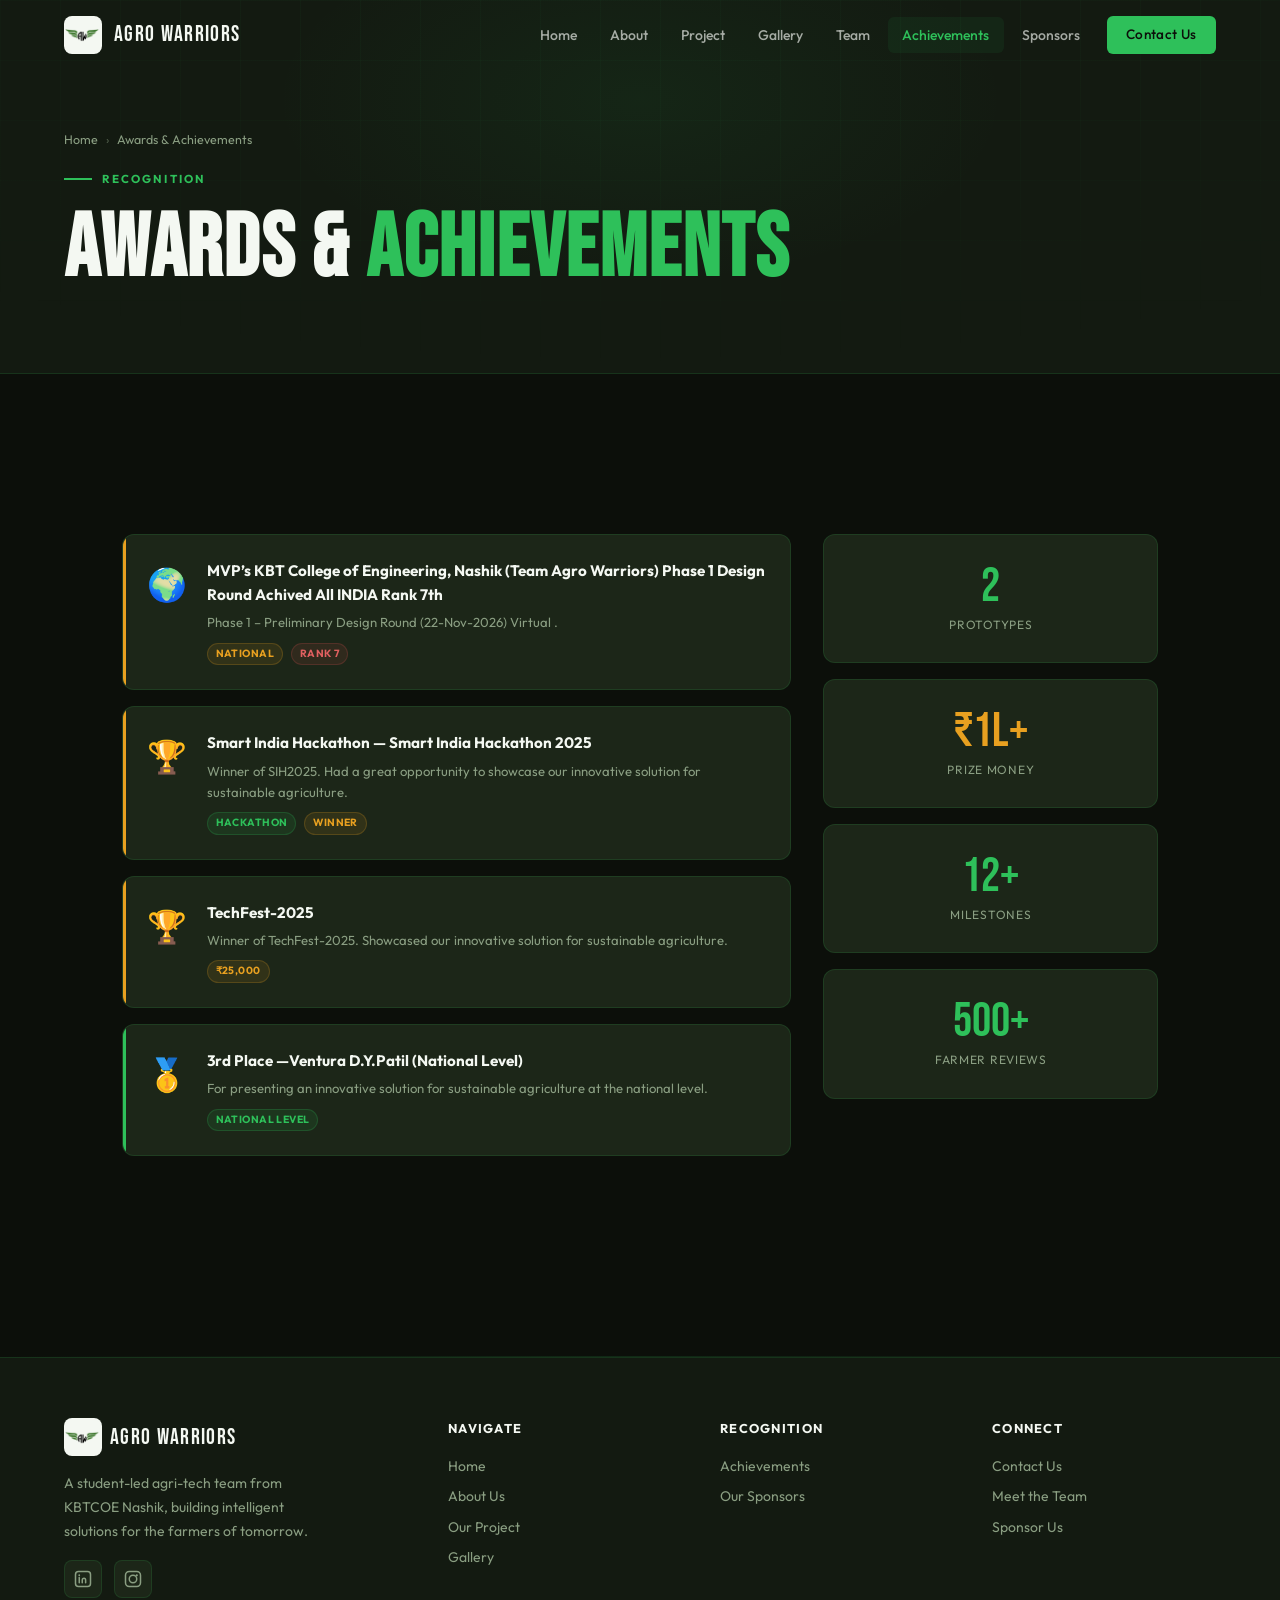
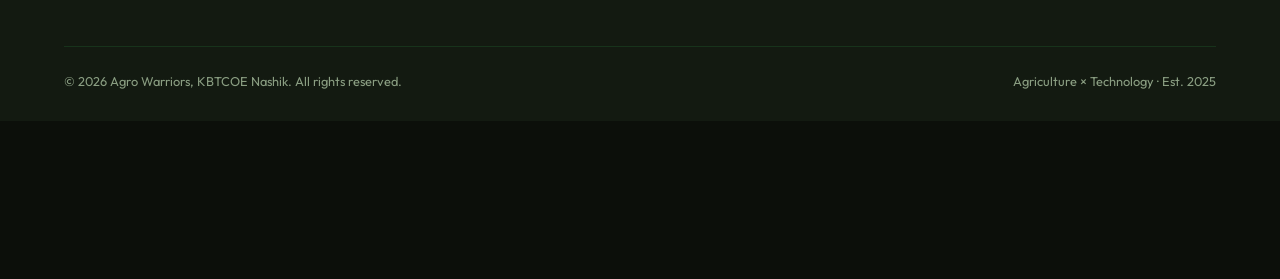
<file: achievements.html>
<!DOCTYPE html>
<html lang="en">

<head>
  <meta charset="UTF-8" />
  <meta name="viewport" content="width=device-width, initial-scale=1.0" />
  <title>Agro Warriors | Awards & Achievements</title>
  <link rel="preconnect" href="https://fonts.googleapis.com" />
  <link rel="preconnect" href="https://fonts.gstatic.com" crossorigin />
  <link
    href="https://fonts.googleapis.com/css2?family=Bebas+Neue&family=Outfit:wght@300;400;500;600;700;800&display=swap"
    rel="stylesheet" />
  <link rel="stylesheet" href="style.css" />
</head>

<body>

  <!-- NAVBAR -->
  <nav id="navbar">
    <div class="nav-brand">
      <a href="index.html" style="display:flex;align-items:center;gap:12px;text-decoration:none">
        <div class="nav-logo">
          <img src="photos/team-logo(no back).png" alt="Agro Warriors Logo">
          <path d="M12 2C12 2 5 8 5 14C5 17.866 8.134 21 12 21C15.866 21 19 17.866 19 14C19 8 12 2 12 2Z"
            fill="rgba(12,15,10,0.6)" />
          <path d="M12 7C12 7 8 11 8 15C8 17.209 9.791 19 12 19C14.209 19 16 17.209 16 15C16 11 12 7 12 7Z"
            fill="rgba(12,15,10,0.9)" />
          <line x1="12" y1="19" x2="12" y2="23" stroke="rgba(12,15,10,0.8)" stroke-width="2" stroke-linecap="round" />
          </svg>
        </div>
        <span class="nav-name">AGRO WARRIORS</span>
      </a>
    </div>
    <div class="nav-links">
      <a href="index.html">Home</a>
      <a href="index.html#about">About</a>
      <a href="index.html#project">Project</a>
      <!-- <a href="timeline.html" class="">Timeline</a> -->
      <a href="gallery.html" class="">Gallery</a>
      <a href="team.html" class="">Team</a>
      <a href="achievements.html" class="nav-active">Achievements</a>
      <a href="index.html#sponsors">Sponsors</a>
      <a href="index.html#contact" class="btn btn-primary">Contact Us</a>
    </div>
    <button class="hamburger" id="hamburger" aria-label="Menu">
      <span></span><span></span><span></span>
    </button>
  </nav>

  <!-- MOBILE MENU -->
  <div class="mobile-menu" id="mobileMenu">
    <a href="index.html" class="mm-link">Home</a>
    <a href="index.html#about" class="mm-link">About</a>
    <a href="index.html#project" class="mm-link">Project</a>
    <!-- <a href="timeline.html" class="mm-link">Timeline</a> -->
    <a href="gallery.html" class="mm-link">Gallery</a>
    <a href="team.html" class="mm-link">Team</a>
    <a href="achievements.html" class="mm-link">Achievements</a>
    <a href="index.html#sponsors" class="mm-link">Sponsors</a>
    <a href="index.html#contact" class="mm-link">Contact</a>
  </div>

  <!-- PAGE HERO BANNER -->
  <div class="page-banner">
    <div class="page-banner-glow"></div>
    <div class="page-banner-grid"></div>
    <div class="container">
      <div class="page-breadcrumb">
        <a href="index.html">Home</a>
        <span class="crumb-sep">›</span>
        <span>Awards & Achievements</span>
      </div>
      <div class="section-eyebrow" style="margin-top:0.75rem">Recognition</div>
      <h1 class="section-title" style="font-size:clamp(3rem,7vw,5.5rem)">Awards &amp; <span
          class="accent">Achievements</span></h1>
    </div>
  </div>

  <!-- MAIN CONTENT -->
  <main style="background:var(--black)">
    <div class="container" style="padding:60px 0 100px">
      <!-- ═══════════ ACHIEVEMENTS ═══════════ -->
      <section id="achievements">
        <div class="container">
          <div class="achievements-layout">
            <div class="ach-list">
              <div class="ach-card gold-card">
                <div class="ach-em">🌍</div>
                <div class="ach-body">
                  <div class="ach-title">MVP’s KBT College of Engineering, Nashik (Team Agro Warriors) Phase 1 Design
                    Round Achived All INDIA Rank 7th </div>
                  <div class="ach-desc">Phase 1 – Preliminary Design Round (22-Nov-2026) Virtual .</div>
                  <div class="ach-meta"><span class="ach-tag tag-award">National</span><span
                      class="ach-tag tag-partner">Rank 7</span></div>
                </div>
              </div>
              <div class="ach-card gold-card">
                <div class="ach-em">🏆</div>
                <div class="ach-body">
                  <div class="ach-title">Smart India Hackathon — Smart India Hackathon 2025</div>
                  <div class="ach-desc">Winner of SIH2025. Had a great opportunity to showcase our innovative solution for sustainable agriculture.</div>
                  <div class="ach-meta"><span class="ach-tag tag-hack">Hackathon</span>
                    <span class="ach-tag tag-award">Winner</span></div>
                </div>
              </div>
              <div class="ach-card gold-card">
                <div class="ach-em">🏆</div>
                <div class="ach-body">
                  <div class="ach-title">TechFest-2025</div>
                  <div class="ach-desc">Winner of TechFest-2025. Showcased our innovative solution for sustainable agriculture.</div>
                  
                  <div class="ach-meta"><span class="ach-tag tag-award">₹25,000</span></div>
                </div>
              </div>
              <div class="ach-card">
                <div class="ach-em">🥇</div>
                <div class="ach-body">
                  <div class="ach-title">3rd Place —Ventura D.Y.Patil (National Level)</div>
                  <div class="ach-desc">For presenting an innovative solution for sustainable agriculture at the national level.</div>
                  <div class="ach-meta"><span class="ach-tag tag-hack">National Level</span></div>
                </div>
              </div>
             
            </div>
            <div class="ach-sidebar">
              <div class="ach-stat">
                <div class="ach-stat-num">2</div>
                <div class="ach-stat-label">Prototypes</div>
              </div>
              <div class="ach-stat amber">
                <div class="ach-stat-num">₹1L+</div>
                <div class="ach-stat-label">Prize Money</div>
              </div>
              <div class="ach-stat">
                <div class="ach-stat-num">12+</div>
                <div class="ach-stat-label">Milestones</div>
              </div>
              <div class="ach-stat">
                <div class="ach-stat-num">500+</div>
                <div class="ach-stat-label">Farmer Reviews</div>
              </div>
            
            </div>
          </div>
        </div>
  </main>

  <!-- FOOTER -->
  <div class="divider"></div>
  <footer>
    <div class="container">
      <div class="footer-grid">
        <div class="footer-brand">
          <div class="nav-brand" style="margin-bottom:1rem">
            <div class="nav-logo"> <img src="photos/team-logo(no back).png" alt="Agro Warriors Logo">
              <path d="M12 2C12 2 5 8 5 14C5 17.866 8.134 21 12 21C15.866 21 19 17.866 19 14C19 8 12 2 12 2Z"
                fill="rgba(12,15,10,0.6)" />
              <path d="M12 7C12 7 8 11 8 15C8 17.209 9.791 19 12 19C14.209 19 16 17.209 16 15C16 11 12 7 12 7Z"
                fill="rgba(12,15,10,0.9)" />
              </svg>
            </div>
            <span class="nav-name">AGRO WARRIORS</span>
          </div>
          <p>A student-led agri-tech team from KBTCOE Nashik, building intelligent solutions for the farmers of
            tomorrow.</p>
          <div class="social-links" style="margin-top:1rem">
            <a class="social-link" href="https://www.linkedin.com/company/team-agro-warriors/" target="_blank">
              <!-- LinkedIn Outline SVG -->
              <svg width="18" height="18" viewBox="0 0 24 24" fill="none">
                <rect x="2" y="2" width="20" height="20" rx="4" stroke="currentColor" stroke-width="2" />
                <path d="M7 10V17" stroke="currentColor" stroke-width="2" stroke-linecap="round" />
                <circle cx="7" cy="7" r="1.2" fill="currentColor" />
                <path d="M11 17V13.5C11 12.1 12 11 13.4 11C14.8 11 15.5 11.9 15.5 13.5V17" stroke="currentColor"
                  stroke-width="2" stroke-linecap="round" />
              </svg>
            </a>

            <a class="social-link" href="https://www.instagram.com/team_agrowarriors?igsh=MTV4YWNzeXd5bm85OA=="
              target="_blank">
              <!-- Instagram SVG -->
              <svg width="18" height="18" viewBox="0 0 24 24" fill="none">
                <rect x="2" y="2" width="20" height="20" rx="5" stroke="currentColor" stroke-width="2" />
                <circle cx="12" cy="12" r="5" stroke="currentColor" stroke-width="2" />
                <circle cx="17" cy="7" r="1.5" fill="currentColor" />
              </svg>
            </a>
          </div>
        </div>
        <div class="footer-col">
          <h4>Navigate</h4>
          <div class="footer-links">
            <a href="index.html">Home</a>
            <a href="index.html#about">About Us</a>
            <a href="index.html#project">Our Project</a>
            <!-- <a href="timeline.html">Year-Wise Progress</a> -->
            <a href="gallery.html">Gallery</a>
          </div>
        </div>
        <div class="footer-col">
          <h4>Recognition</h4>
          <div class="footer-links">
            <a href="achievements.html">Achievements</a>
            <a href="index.html#sponsors">Our Sponsors</a>

          </div>
        </div>
        <div class="footer-col">
          <h4>Connect</h4>
          <div class="footer-links">
            <a href="index.html#contact">Contact Us</a>
            <a href="team.html">Meet the Team</a>
            <a href="index.html#sponsors">Sponsor Us</a>

          </div>
        </div>
      </div>
      <div class="footer-bottom">
        <span>© 2026 Agro Warriors, KBTCOE Nashik. All rights reserved.</span>
        <span>Agriculture × Technology · Est. 2025</span>
      </div>
    </div>
  </footer>

  <button id="backTop" onclick="window.scrollTo({top:0,behavior:'smooth'})" title="Back to Top">↑</button>
  <script src="script.js"></script>
  <canvas id="particle-canvas"></canvas>


</body>

</html>
</file>
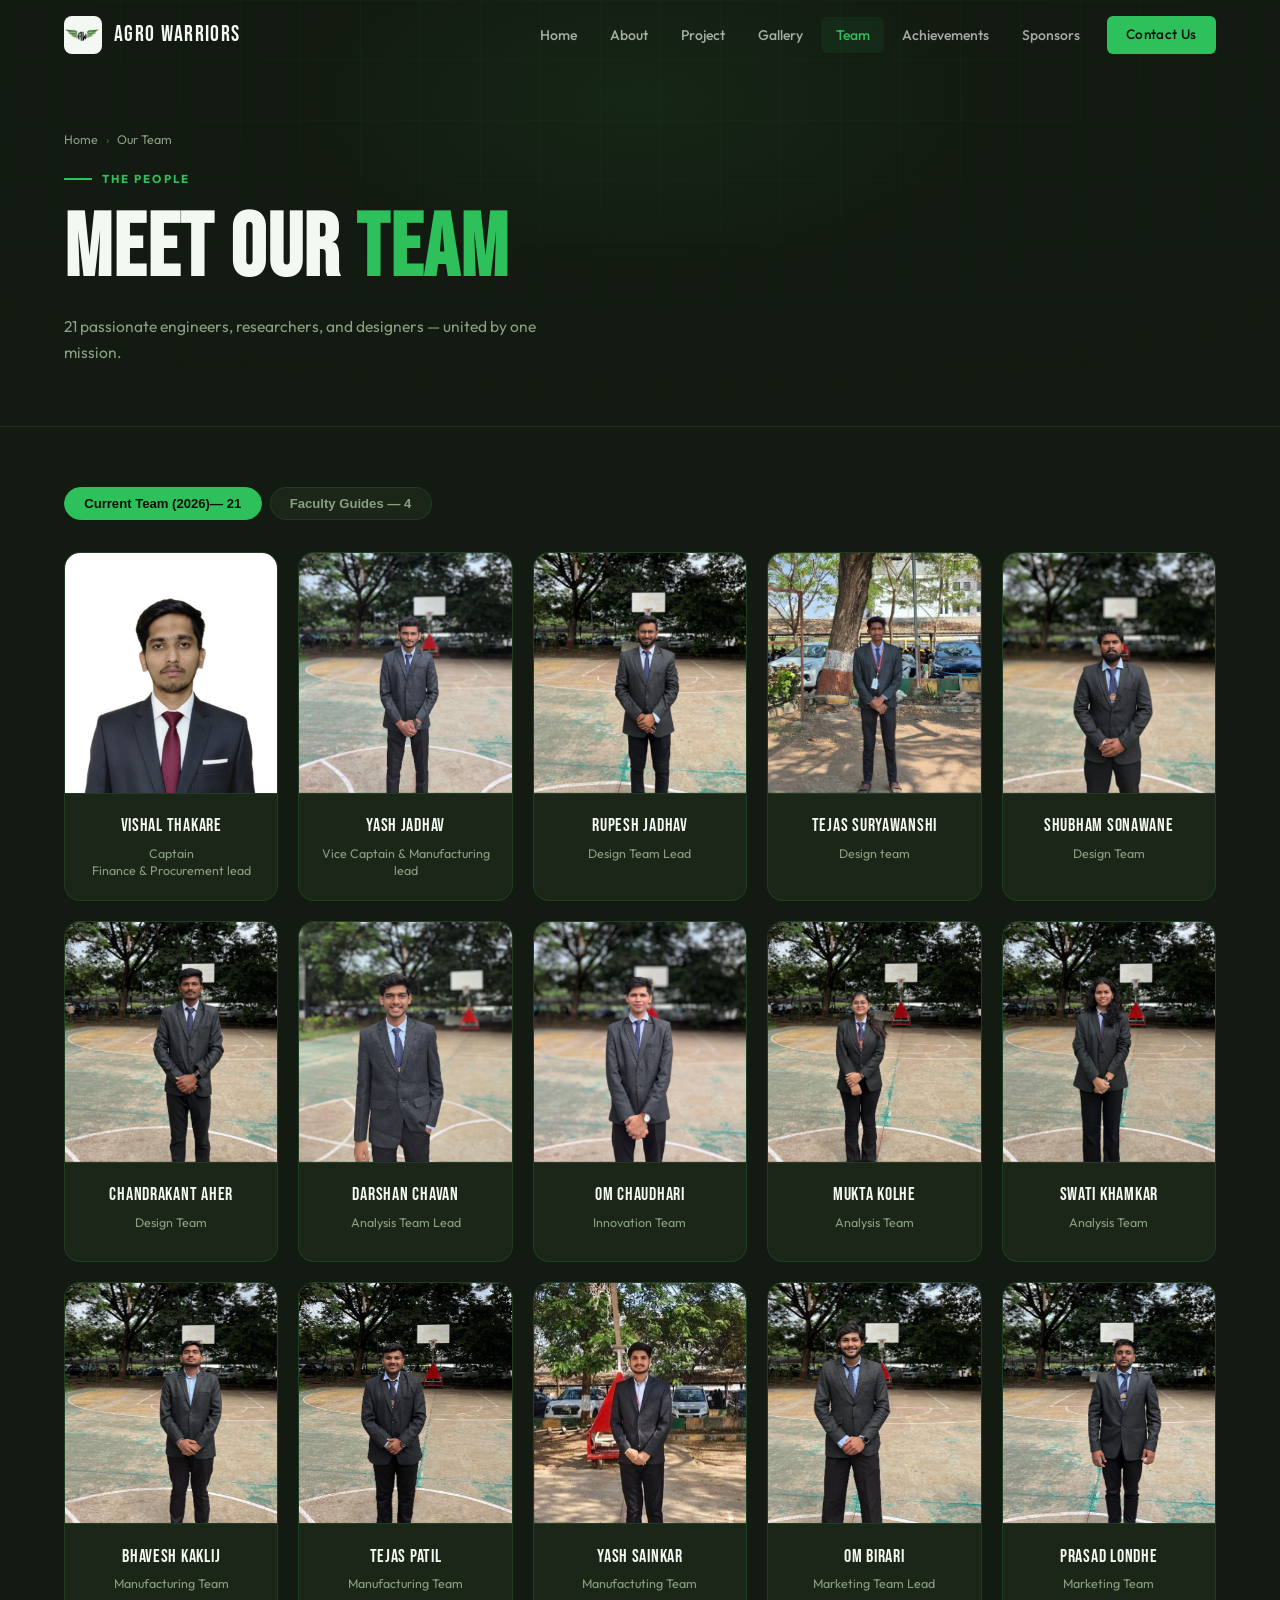
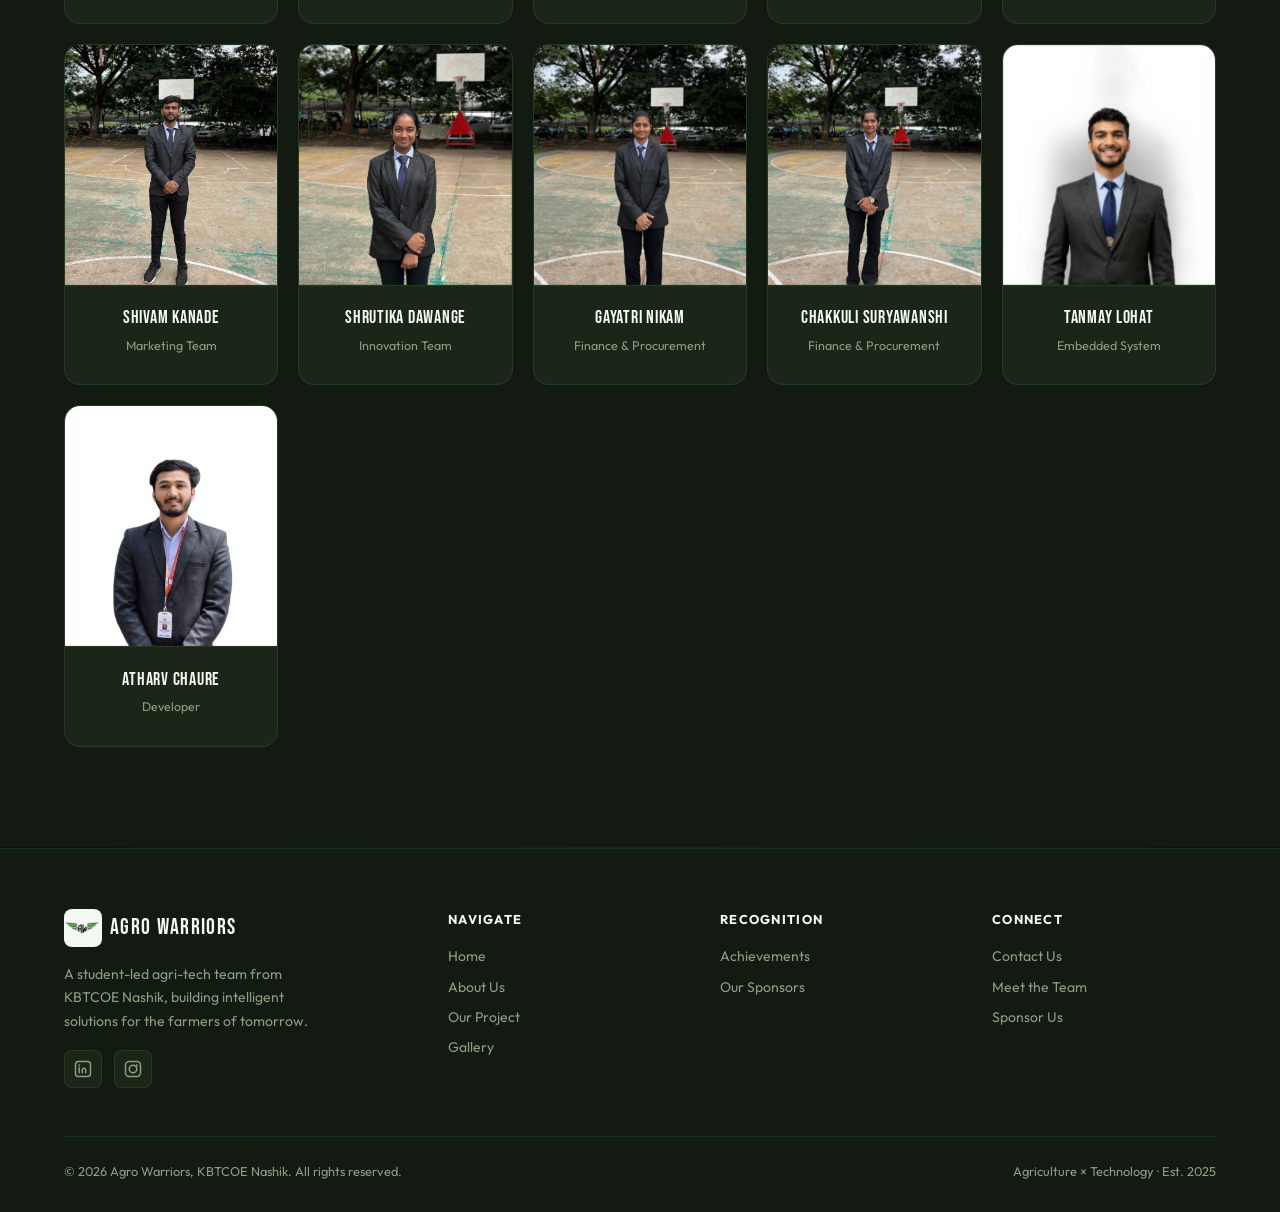
<file: team.html>
<!DOCTYPE html>
<html lang="en">

<head>
  <meta charset="UTF-8" />
  <meta name="viewport" content="width=device-width, initial-scale=1.0" />
  <title>Agro Warriors | Our Team</title>
  <link rel="preconnect" href="https://fonts.googleapis.com" />
  <link rel="preconnect" href="https://fonts.gstatic.com" crossorigin />
  <link
    href="https://fonts.googleapis.com/css2?family=Bebas+Neue&family=Outfit:wght@300;400;500;600;700;800&display=swap"
    rel="stylesheet" />
  <link rel="stylesheet" href="style.css" />
</head>

<body>

  <!-- NAVBAR -->
  <nav id="navbar">
    <div class="nav-brand">
      <a href="index.html" style="display:flex;align-items:center;gap:12px;text-decoration:none">
        <div class="nav-logo">
          <img src="photos/team-logo(no back).png" alt="Agro Warriors Logo">
          <path d="M12 2C12 2 5 8 5 14C5 17.866 8.134 21 12 21C15.866 21 19 17.866 19 14C19 8 12 2 12 2Z"
            fill="rgba(12,15,10,0.6)" />
          <path d="M12 7C12 7 8 11 8 15C8 17.209 9.791 19 12 19C14.209 19 16 17.209 16 15C16 11 12 7 12 7Z"
            fill="rgba(12,15,10,0.9)" />
          <line x1="12" y1="19" x2="12" y2="23" stroke="rgba(12,15,10,0.8)" stroke-width="2" stroke-linecap="round" />
          </svg>
        </div>
        <span class="nav-name">AGRO WARRIORS</span>
      </a>
    </div>
    <div class="nav-links">
      <a href="index.html">Home</a>
      <a href="index.html#about">About</a>
      <a href="index.html#project">Project</a>
      <!-- <a href="timeline.html" class="">Timeline</a> -->
      <a href="gallery.html" class="">Gallery</a>
      <a href="team.html" class="nav-active">Team</a>
      <a href="achievements.html" class="">Achievements</a>
      <a href="index.html#sponsors">Sponsors</a>
      <a href="index.html#contact" class="btn btn-primary">Contact Us</a>
    </div>
    <button class="hamburger" id="hamburger" aria-label="Menu">
      <span></span><span></span><span></span>
    </button>
  </nav>

  <!-- MOBILE MENU -->
  <div class="mobile-menu" id="mobileMenu">
    <a href="index.html" class="mm-link">Home</a>
    <a href="index.html#about" class="mm-link">About</a>
    <a href="index.html#project" class="mm-link">Project</a>
    <!-- <a href="timeline.html" class="mm-link">Timeline</a> -->
    <a href="gallery.html" class="mm-link">Gallery</a>
    <a href="team.html" class="mm-link">Team</a>
    <a href="achievements.html" class="mm-link">Achievements</a>
    <a href="index.html#sponsors" class="mm-link">Sponsors</a>
    <a href="index.html#contact" class="mm-link">Contact</a>
  </div>

  <!-- PAGE BANNER -->
  <div class="page-banner">
    <div class="page-banner-glow"></div>
    <div class="page-banner-grid"></div>
    <div class="container">
      <div class="page-breadcrumb">
        <a href="index.html">Home</a>
        <span class="crumb-sep">›</span>
        <span>Our Team</span>
      </div>
      <div class="section-eyebrow" style="margin-top:0.75rem">The People</div>
      <h1 class="section-title" style="font-size:clamp(3rem,7vw,5.5rem)">Meet Our <span class="accent">Team</span></h1>
      <p style="color:var(--gray);font-size:0.975rem;margin-top:0.75rem;max-width:500px;line-height:1.7">21 passionate
        engineers, researchers, and designers — united by one mission.</p>
    </div>
  </div>

  <!-- MAIN CONTENT -->
  <main style="background:var(--dark)">
    <div class="container" style="padding:60px 0 100px">

      <!-- TABS -->
      <div class="team-tabs">
        <button class="team-tab active" data-tsec="current">Current Team (2026)— 21</button>
        <button class="team-tab" data-tsec="faculty">Faculty Guides — 4</button>
      </div>

      <!-- ══════════════════════════════════════════
         TAB 1: CURRENT TEAM — Photos 1(1)–1(11)
    ══════════════════════════════════════════ -->
      <div class="team-section active" id="ts-current">
        <div class="team-grid">

          
          <!-- 3 -->
          <div class="team-card">
            <div class="tc-photo" style="background:linear-gradient(160deg,#1e0808,#2e1010)">
              <img src="photos/vishal thackrey 4.jpeg" alt="Tanya Rao" onerror="this.remove()" />
            </div>
            <div class="tc-body">
              <div class="tc-name">Vishal Thakare</div>
              <div class="tc-role">Captain<br> Finance &amp; Procurement lead</div>


            </div>
          </div>

          <!-- 2 -->
          <div class="team-card">
            <div class="tc-photo" style="background:linear-gradient(160deg,#1e1500,#2e2008)">
              <img src="photos/YashJadhav.jpeg" alt="Rahul Verma" onerror="this.remove()" />
            </div>
            <div class="tc-body">
              <div class="tc-name">Yash Jadhav</div>
              <div class="tc-role">Vice Captain &amp; Manufacturing lead</div>


            </div>
          </div>

          

          <!-- 4 -->
          <div class="team-card">
            <div class="tc-photo" style="background:linear-gradient(160deg,#0d1e0a,#142e10)">
              <img src="photos/RupeshJadhav.jpeg" alt="Dev Patil" onerror="this.remove()" />
            </div>
            <div class="tc-body">
              <div class="tc-name">Rupesh Jadhav</div>
              <div class="tc-role">Design Team Lead</div>


            </div>
          </div>

          <!-- 5 -->
          <div class="team-card">
            <div class="tc-photo" style="background:linear-gradient(160deg,#071820,#0c2430)">
              <img src="photos/tejas suryanavshi.jpeg" alt="Ishaan Mishra" onerror="this.remove()" />
            </div>
            <div class="tc-body">
              <div class="tc-name">Tejas Suryawanshi</div>
              <div class="tc-role">Design team</div>


            </div>
          </div>

          <!-- 6 -->
          <div class="team-card">
            <div class="tc-photo" style="background:linear-gradient(160deg,#160a20,#201030)">
              <img src="photos/ShubhamSonawane.jpeg" alt="Lakshmi Acharya" onerror="this.remove()" />
            </div>
            <div class="tc-body">
              <div class="tc-name">Shubham Sonawane</div>
              <div class="tc-role">Design Team</div>


            </div>
          </div>

          <!-- 7 -->
          <div class="team-card">
            <div class="tc-photo" style="background:linear-gradient(160deg,#0d1e0a,#142e10)">
              <img src="photos/ChandrakantAher.jpeg" alt="Sneha Gupta" onerror="this.remove()" />
            </div>
            <div class="tc-body">
              <div class="tc-name">Chandrakant Aher</div>
              <div class="tc-role">Design Team</div>


            </div>
          </div>

          <!-- 8 -->
          <div class="team-card">
            <div class="tc-photo" style="background:linear-gradient(160deg,#07101e,#0c182c)">
              <img src="photos/DarshanChavan.jpeg" alt="Harish Jain" onerror="this.remove()" />
            </div>
            <div class="tc-body">
              <div class="tc-name">Darshan Chavan</div>
              <div class="tc-role">Analysis  Team Lead</div>


            </div>
          </div>

          <!-- 9 -->
          <div class="team-card">
            <div class="tc-photo" style="background:linear-gradient(160deg,#1e0808,#2e1010)">
              <img src="photos/OmChaudhari.jpeg" alt="Ritika Nair" onerror="this.remove()" />
            </div>
            <div class="tc-body">
              <div class="tc-name">Om Chaudhari</div>
              <div class="tc-role">Innovation  Team</div>

            </div>
          </div>

          <!-- 10 -->
          <div class="team-card">
            <div class="tc-photo" style="background:linear-gradient(160deg,#1e1500,#2e2008)">
              <img src="photos/MuktaKolhe.jpeg" alt="Mohan Bansal" onerror="this.remove()" />
            </div>
            <div class="tc-body">
              <div class="tc-name">Mukta Kolhe</div>
              <div class="tc-role">Analysis Team</div>
            </div>
          </div>

          <!-- 11 -->
          <div class="team-card">
            <div class="tc-photo" style="background:linear-gradient(160deg,#071820,#0c2430)">
              <img src="photos/SwatiKhamkar.jpeg" alt="Shrutika Dawange" onerror="this.remove()" />
            </div>
            <div class="tc-body">
              <div class="tc-name">Swati Khamkar</div>
              <div class="tc-role">Analysis Team</div>


            </div>
          </div>

          <!-- 12-->
          <div class="team-card">
            <div class="tc-photo">
              <img src="photos/BhaveshKaklij.jpeg" alt="Kavya Singh" onerror="this.remove()" />
            </div>
            <div class="tc-body">
              <div class="tc-name">Bhavesh Kaklij</div>
              <div class="tc-role">Manufacturing Team</div>


            </div>
          </div>

          <!-- 13 -->
          <div class="team-card">
            <div class="tc-photo" style="background:linear-gradient(160deg,#1e1500,#2e2008)">
              <img src="photos/TejasPatil.jpeg" alt="Rahul Verma" onerror="this.remove()" />
            </div>
            <div class="tc-body">
              <div class="tc-name">Tejas Patil</div>
              <div class="tc-role">Manufacturing Team</div>


            </div>
          </div>

          <!--14-->
          <div class="team-card">
            <div class="tc-photo" style="background:linear-gradient(160deg,#1e0808,#2e1010)">
              <img src="photos/yash sainkar (2).jpeg" alt="Tanya Rao" onerror="this.remove()" />
            </div>
            <div class="tc-body">
              <div class="tc-name">Yash Sainkar</div>
              <div class="tc-role">Manufactuting Team</div>


            </div>
          </div>

          <!-- 15-->
          <div class="team-card">
            <div class="tc-photo" style="background:linear-gradient(160deg,#0d1e0a,#142e10)">
              <img src="photos/OmBirari.jpeg" alt="Dev Patil" onerror="this.remove()" />
            </div>
            <div class="tc-body">
              <div class="tc-name">Om Birari</div>
              <div class="tc-role">Marketing Team Lead</div>


            </div>
          </div>

          <!-- 16-->
          <div class="team-card">
            <div class="tc-photo" style="background:linear-gradient(160deg,#071820,#0c2430)">
              <img src="photos/PrasadLondhe.jpeg" alt="Ishaan Mishra" onerror="this.remove()" />
            </div>
            <div class="tc-body">
              <div class="tc-name">Prasad Londhe</div>
              <div class="tc-role">Marketing Team</div>


            </div>
          </div>

          <!-- 17 -->
          <div class="team-card">
            <div class="tc-photo" style="background:linear-gradient(160deg,#160a20,#201030)">
              <img src="photos/ShivamKanade.jpeg" alt="Lakshmi Acharya" onerror="this.remove()" />
            </div>
            <div class="tc-body">
              <div class="tc-name">Shivam Kanade</div>
              <div class="tc-role">Marketing Team</div>


            </div>
          </div>

          <!-- 18 -->
          <div class="team-card">
            <div class="tc-photo" style="background:linear-gradient(160deg,#0d1e0a,#142e10)">
              <img src="photos/ShrutikaDawange(1).jpeg" alt="Sneha Gupta" onerror="this.remove()" />
            </div>
            <div class="tc-body">
              <div class="tc-name">Shrutika Dawange</div>
              <div class="tc-role">Innovation Team</div>


            </div>
          </div>

          <!-- 19-->
          <div class="team-card">
            <div class="tc-photo" style="background:linear-gradient(160deg,#07101e,#0c182c)">
              <img src="photos/GayatriNikam.jpeg" alt="Harish Jain" onerror="this.remove()" />
            </div>
            <div class="tc-body">
              <div class="tc-name">Gayatri Nikam</div>
              <div class="tc-role">Finance &amp; Procurement</div>


            </div>
          </div>

          <!--20-->
          <div class="team-card">
            <div class="tc-photo" style="background:linear-gradient(160deg,#07101e,#0c182c)">
              <img src="photos/ChakuliSurayawanshi.jpeg" alt="Harish Jain" onerror="this.remove()" />
            </div>
            <div class="tc-body">
              <div class="tc-name">Chakkuli Suryawanshi</div>
              <div class="tc-role">Finance &amp; Procurement</div>


            </div>
          </div>

          <div class="team-card">
            <div class="tc-photo" style="background:linear-gradient(160deg,#1e1500,#2e2008)">
              <img src="photos/Tanmay Lohat(7).jpeg" alt="Tanmay Lohat" onerror="this.remove()" />
            </div>
            <div class="tc-body">
              <div class="tc-name">Tanmay Lohat</div>
              <div class="tc-role">Embedded System</div>


            </div>
          </div>

          <div class="team-card">
            <div class="tc-photo" style="background:linear-gradient(160deg,#1e1500,#2e2008)">
              <img src="photos/atharv chaure 2.jpeg" alt="Atharv Chaure" onerror="this.remove()" />
            </div>
            <div class="tc-body">
              <div class="tc-name">Atharv Chaure</div>
              <div class="tc-role">Developer</div>


            </div>
          </div>






        </div>
      </div>



      <!-- ══════════════════════════════════════════
         TAB 3: FACULTY GUIDES — Photos 1(16)–1(19)
         Using ID-card style too for faculty
    ══════════════════════════════════════════ -->
      <div class="team-section" id="ts-faculty">
  <div class="team-grid" style="grid-template-columns:repeat(auto-fill,minmax(240px,1fr))">


    
    <!-- Prof. Suryavanshi Sir -->
    <div class="team-card">
      <div class="tc-photo">
        <img src="photos/suryavanshi sir(2).jpeg" alt="Assistant Prof. Dr. Satish J. Suryawanshi" />
        <div class="badge badge-blue">Faculty Advisor</div>
      </div>
      <div class="tc-body">
        <div class="tc-name"> Dr. Satish J. Suryawanshi</div>
        <div class="tc-role">Assistant Professor,<br/> Mechanical Engineering<br /></div>
        <div class="tc-year">2025-Present</div>
      </div>
    </div>

      <!--  -->
      <div class="team-card">
        <div class="tc-photo">
          <img src="photos/tile sir.jpeg" alt="Dr. P. S. Tile" />
          <div class="badge badge-orange">Faculty Advisor</div>
        </div>
        <div class="tc-body">
          <div class="tc-name">Dr. P. S. Tile</div>
          <div class="tc-role">Professor,<br> Mechanical Engineering</div>
          <div class="tc-year">2025–Present</div>
        </div>
      </div>

    <!-- Industry mentor -->
    <div class="team-card" style="border-color:rgba(46,192,90,0.3)">
      <div class="tc-photo">
        <img src="photos/industry mentor shreyash modak(1).jpeg" alt="Dr. Shreyash Modak" />
        <div class="badge badge-green">Industry Mentor</div>
      </div>
      <div class="tc-body">
        <div class="tc-name">Dr. Shreyash Modak</div>
        <div class="tc-role">John Deere,<br />Ph.D. from IIT Kharagpur</div>
        <div class="tc-year">2025–Present</div>
        
      </div>
    </div>

    

      

    <!--  Mentor -->
    <div class="team-card">
      <div class="tc-photo">
        <img src="photos/thete sir (1).jpeg" alt="Mr. Atul Shete" />
        <div class="badge badge-blue">Industry Mentor</div>
      </div>
      <div class="tc-body">
        <div class="tc-name">Mr. Atul Shete</div>
        <div class="tc-role">John Deere<br>

BE in Industrial Engineering (IIIE)<br /></div>
        <div class="tc-year">2025–Present</div>
      </div>
    </div>

  </div>
</div>

<style>
/* Team Card Photo Container */
.tc-photo {
  width: 100%;
  height: 240px;
  overflow: hidden;
  position: relative;
  border-radius: 12px 12px 0 0;
  background: linear-gradient(160deg, #0d1e0a, #1a3c14);
}

.tc-photo img {
  width: 100%;
  height: 100%;
  object-fit: cover;
  object-position: center;
  transition: transform 0.3s ease;
  display: block;
}

/* Hover effect */
.team-card:hover .tc-photo img {
  transform: scale(1.05);
}

/* Fallback gradient backgrounds for each card type */
.team-card:nth-child(1) .tc-photo {
  background: linear-gradient(160deg, #0d1e0a, #1a3c14);
}

.team-card:nth-child(2) .tc-photo {
  background: linear-gradient(160deg, #07101e, #0c182c);
}

.team-card:nth-child(3) .tc-photo {
  background: linear-gradient(160deg, #1e1500, #2e2008);
}

.team-card:nth-child(4) .tc-photo {
  background: linear-gradient(160deg, #1e0808, #2e1010);
}

/* Badge Styles */
.badge {
  position: absolute;
  top: 10px;
  right: 10px;
  font-size: 0.6rem;
  font-weight: 800;
  padding: 3px 8px;
  border-radius: 100px;
  letter-spacing: 0.06em;
  text-transform: uppercase;
  z-index: 2;
}

.badge-green {
  background: var(--green, #2ec05a);
  color: var(--black, #000);
}

.badge-blue {
  background: rgba(100, 130, 255, 0.9);
  color: white;
}

.badge-orange {
  background: rgba(232, 160, 32, 0.9);
  color: #1a0a00;
}

/* Quote Styling */
.tc-quote {
  font-size: 0.75rem;
  color: var(--gray, #999);
  font-style: italic;
  margin-top: 0.6rem;
  line-height: 1.5;
  border-top: 1px solid var(--border, rgba(255,255,255,0.1));
  padding-top: 0.6rem;
}

/* Image Loading/Error State */
.tc-photo img[src=""],
.tc-photo img:not([src]) {
  display: none;
}

/* Ensure smooth loading */
.tc-photo img {
  opacity: 0;
  animation: fadeIn 0.3s ease-in forwards;
}

@keyframes fadeIn {
  to {
    opacity: 1;
  }
}


</style>

    </div>
  </main>

  <!-- FOOTER -->
  <div class="divider"></div>
  <footer>
    <div class="container">
      <div class="footer-grid">
        <div class="footer-brand">
          <div class="nav-brand" style="margin-bottom:1rem">
            <div class="nav-logo">
              <img src="photos/team-logo(no back).png" alt="Agro Warriors Logo">
              <path d="M12 2C12 2 5 8 5 14C5 17.866 8.134 21 12 21C15.866 21 19 17.866 19 14C19 8 12 2 12 2Z"
                fill="rgba(12,15,10,0.6)" />
              <path d="M12 7C12 7 8 11 8 15C8 17.209 9.791 19 12 19C14.209 19 16 17.209 16 15C16 11 12 7 12 7Z"
                fill="rgba(12,15,10,0.9)" />
              </svg>
            </div>
            <span class="nav-name">AGRO WARRIORS</span>
          </div>
          <p>A student-led agri-tech team from KBTCOE Nashik, building intelligent solutions for the farmers of
            tomorrow.</p>
          <div class="social-links" style="margin-top:1rem">
            <a class="social-link" href="https://www.linkedin.com/company/team-agro-warriors/" target="_blank">
              <!-- LinkedIn Outline SVG -->
              <svg width="18" height="18" viewBox="0 0 24 24" fill="none">
                <rect x="2" y="2" width="20" height="20" rx="4" stroke="currentColor" stroke-width="2" />
                <path d="M7 10V17" stroke="currentColor" stroke-width="2" stroke-linecap="round" />
                <circle cx="7" cy="7" r="1.2" fill="currentColor" />
                <path d="M11 17V13.5C11 12.1 12 11 13.4 11C14.8 11 15.5 11.9 15.5 13.5V17" stroke="currentColor"
                  stroke-width="2" stroke-linecap="round" />
              </svg>
            </a>

            <a class="social-link" href="https://www.instagram.com/team_agrowarriors?igsh=MTV4YWNzeXd5bm85OA=="
              target="_blank">
              <!-- Instagram SVG -->
              <svg width="18" height="18" viewBox="0 0 24 24" fill="none">
                <rect x="2" y="2" width="20" height="20" rx="5" stroke="currentColor" stroke-width="2" />
                <circle cx="12" cy="12" r="5" stroke="currentColor" stroke-width="2" />
                <circle cx="17" cy="7" r="1.5" fill="currentColor" />
              </svg>
            </a>

          </div>
        </div>
        <div class="footer-col">
          <h4>Navigate</h4>
          <div class="footer-links">
            <a href="index.html">Home</a>
            <a href="index.html#about">About Us</a>
            <a href="index.html#project">Our Project</a>
            <!-- <a href="timeline.html">Year-Wise Progress</a> -->
            <a href="gallery.html">Gallery</a>
          </div>
        </div>
        <div class="footer-col">
          <h4>Recognition</h4>
          <div class="footer-links">
            <a href="achievements.html">Achievements</a>
            <a href="index.html#sponsors">Our Sponsors</a>

          </div>
        </div>
        <div class="footer-col">
          <h4>Connect</h4>
          <div class="footer-links">
            <a href="index.html#contact">Contact Us</a>
            <a href="team.html">Meet the Team</a>
            <a href="index.html#sponsors">Sponsor Us</a>
          </div>
        </div>
      </div>
      <div class="footer-bottom">
        <span>© 2026 Agro Warriors, KBTCOE Nashik. All rights reserved.</span>
        <span>Agriculture × Technology · Est. 2025</span>
      </div>
    </div>
  </footer>

  <button id="backTop" onclick="window.scrollTo({top:0,behavior:'smooth'})" title="Back to Top">↑</button>




  <script>
  // Tab switching
  document.querySelectorAll('.team-tab').forEach(tab => {
    tab.addEventListener('click', function () {
      // Remove active from all tabs and sections
      document.querySelectorAll('.team-tab').forEach(t => t.classList.remove('active'));
      document.querySelectorAll('.team-section').forEach(s => s.classList.remove('active'));

      // Activate clicked tab
      this.classList.add('active');

      // Activate corresponding section
      const target = this.getAttribute('data-tsec');
      document.getElementById('ts-' + target).classList.add('active');
    });
  });
  // Hamburger menu toggle
const hamburger = document.getElementById('hamburger');
const mobileMenu = document.getElementById('mobileMenu');

hamburger.addEventListener('click', function () {
  mobileMenu.classList.toggle('open');
  hamburger.classList.toggle('open');
});

// Close menu when a link is clicked
document.querySelectorAll('.mm-link').forEach(link => {
  link.addEventListener('click', () => {
    mobileMenu.classList.remove('open');
    hamburger.classList.remove('open');
  });
});
</script>


</body>

</html>
</file>
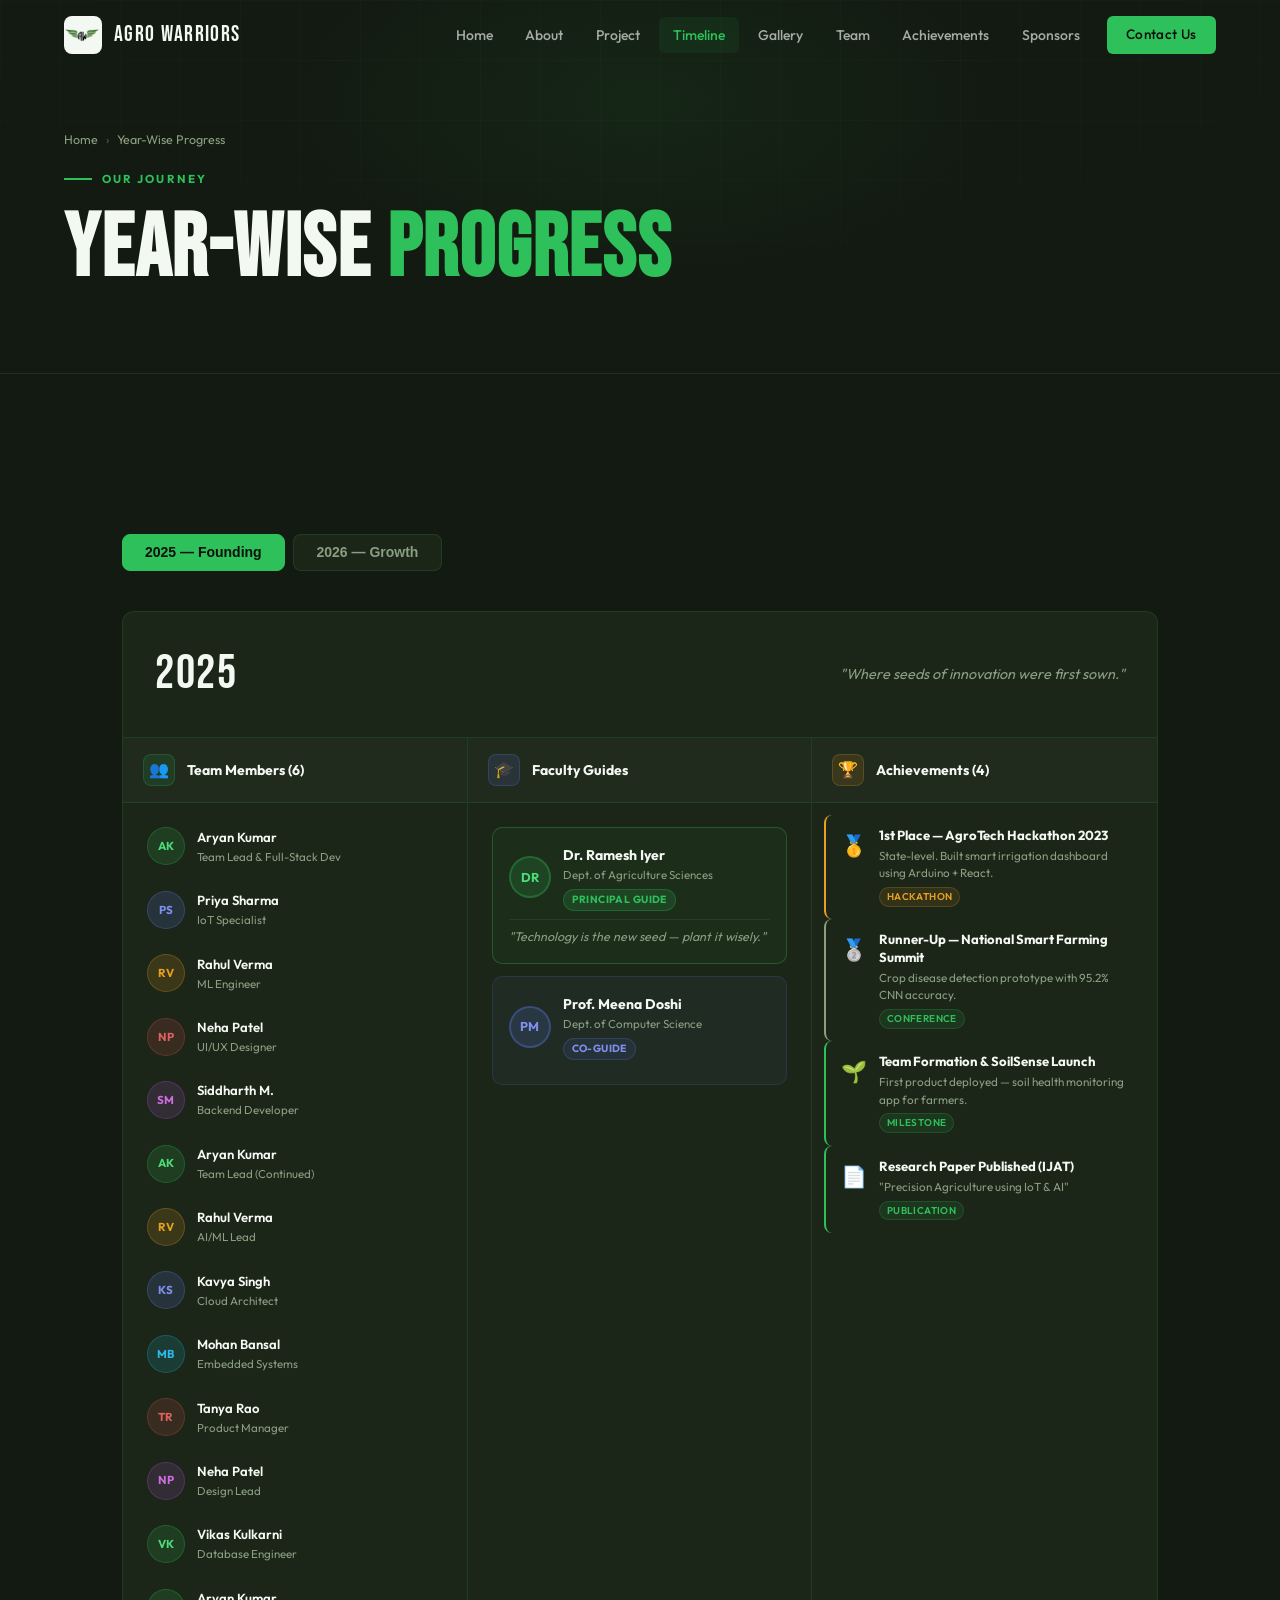
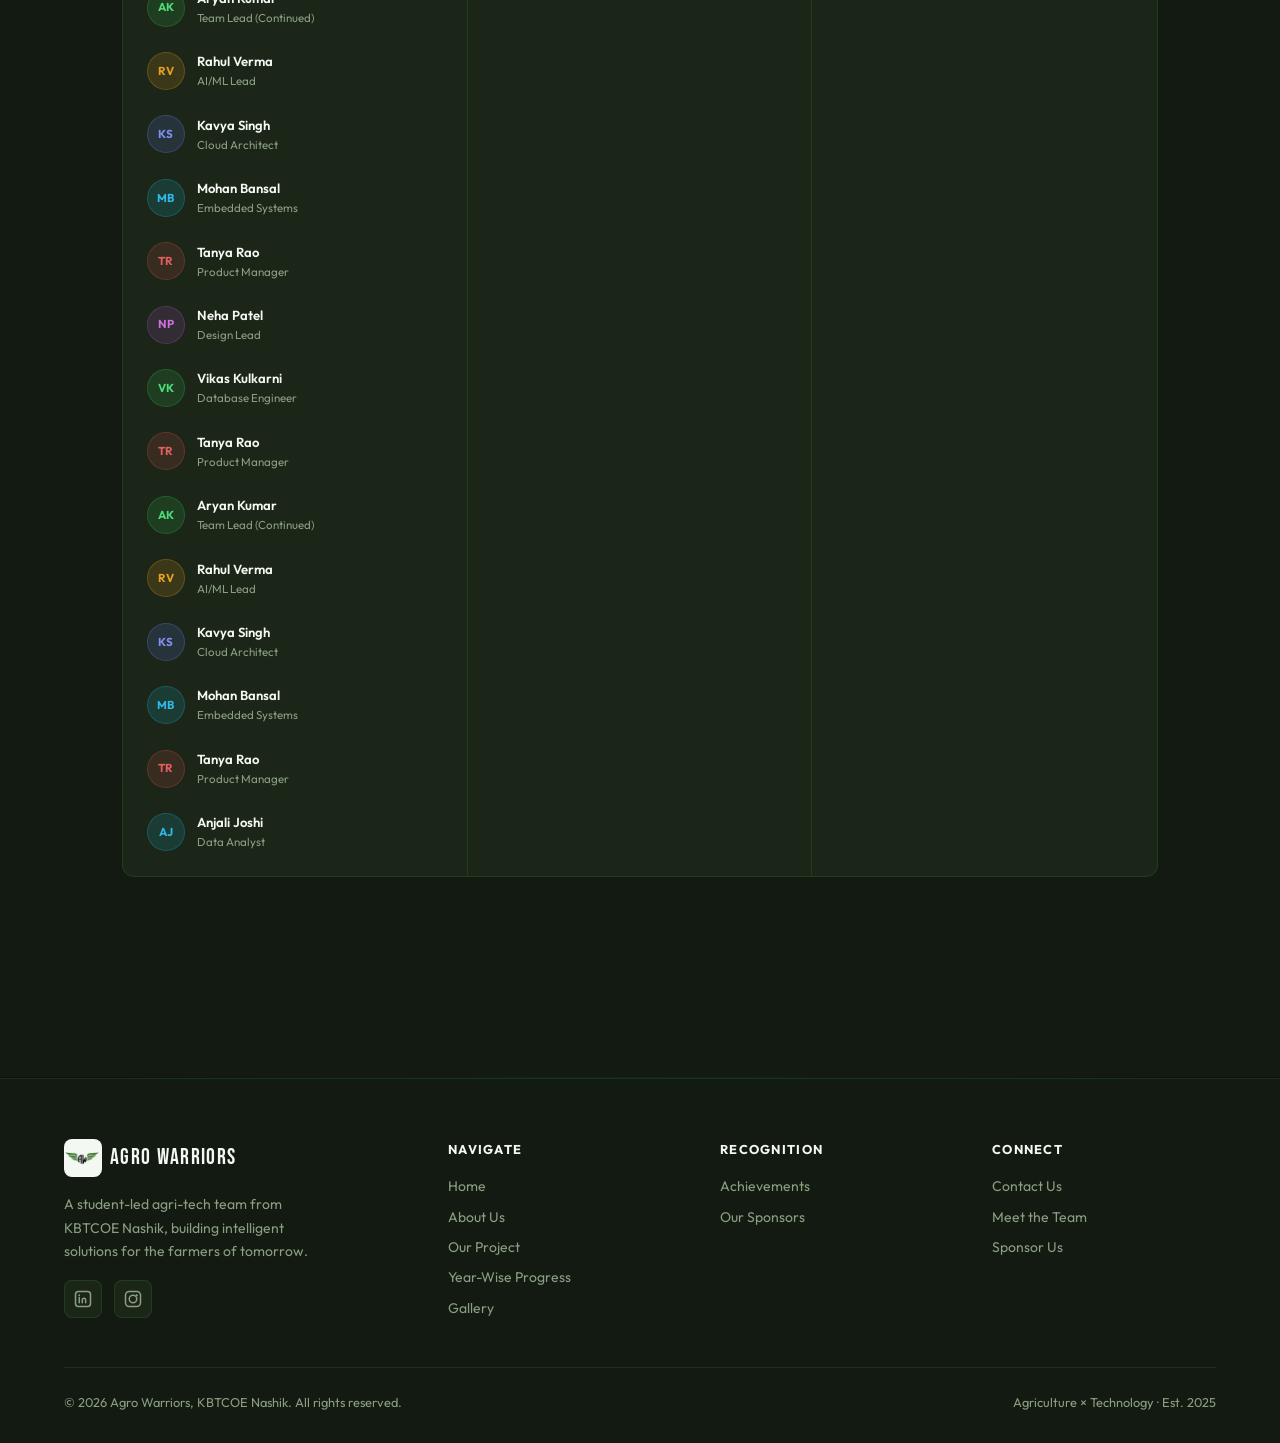
<file: timeline.html>
<!DOCTYPE html>
<html lang="en">
<head>
<meta charset="UTF-8"/>
<meta name="viewport" content="width=device-width, initial-scale=1.0"/>
<title>Agro Warriors | Year-Wise Progress</title>
<link rel="preconnect" href="https://fonts.googleapis.com"/>
<link rel="preconnect" href="https://fonts.gstatic.com" crossorigin/>
<link href="https://fonts.googleapis.com/css2?family=Bebas+Neue&family=Outfit:wght@300;400;500;600;700;800&display=swap" rel="stylesheet"/>
<link rel="stylesheet" href="style.css"/>
</head>
<body>

<!-- NAVBAR -->
<nav id="navbar">
  <div class="nav-brand">
    <a href="index.html" style="display:flex;align-items:center;gap:12px;text-decoration:none">
      <div class="nav-logo">
        <img src="photos/team-logo(no back).png" alt="Agro Warriors Logo">
          <path d="M12 2C12 2 5 8 5 14C5 17.866 8.134 21 12 21C15.866 21 19 17.866 19 14C19 8 12 2 12 2Z" fill="rgba(12,15,10,0.6)"/>
          <path d="M12 7C12 7 8 11 8 15C8 17.209 9.791 19 12 19C14.209 19 16 17.209 16 15C16 11 12 7 12 7Z" fill="rgba(12,15,10,0.9)"/>
          <line x1="12" y1="19" x2="12" y2="23" stroke="rgba(12,15,10,0.8)" stroke-width="2" stroke-linecap="round"/>
        </svg>
      </div>
      <span class="nav-name">AGRO WARRIORS</span>
    </a>
  </div>
  <div class="nav-links">
    <a href="index.html">Home</a>
    <a href="index.html#about">About</a>
    <a href="index.html#project">Project</a>
    <a href="timeline.html" class="nav-active">Timeline</a>
    <a href="gallery.html" class="">Gallery</a>
    <a href="team.html" class="">Team</a>
    <a href="achievements.html" class="">Achievements</a>
    <a href="index.html#sponsors">Sponsors</a>
    <a href="index.html#contact" class="btn btn-primary">Contact Us</a>
  </div>
  <button class="hamburger" id="hamburger" aria-label="Menu">
    <span></span><span></span><span></span>
  </button>
</nav>

<!-- MOBILE MENU -->
<div class="mobile-menu" id="mobileMenu">
  <a href="index.html" class="mm-link">Home</a>
  <a href="index.html#about" class="mm-link">About</a>
  <a href="index.html#project" class="mm-link">Project</a>
  <a href="timeline.html" class="mm-link">Timeline</a>
  <a href="gallery.html" class="mm-link">Gallery</a>
  <a href="team.html" class="mm-link">Team</a>
  <a href="achievements.html" class="mm-link">Achievements</a>
  <a href="index.html#sponsors" class="mm-link">Sponsors</a>
  <a href="index.html#contact" class="mm-link">Contact</a>
</div>

<!-- PAGE HERO BANNER -->
<div class="page-banner">
  <div class="page-banner-glow"></div>
  <div class="page-banner-grid"></div>
  <div class="container">
    <div class="page-breadcrumb">
      <a href="index.html">Home</a>
      <span class="crumb-sep">›</span>
      <span>Year-Wise Progress</span>
    </div>
    <div class="section-eyebrow" style="margin-top:0.75rem">Our Journey</div>
    <h1 class="section-title" style="font-size:clamp(3rem,7vw,5.5rem)">Year-Wise <span class="accent">Progress</span></h1>
  </div>
</div>

<!-- MAIN CONTENT -->
<main style="background:var(--dark)">
  <div class="container" style="padding:60px 0 100px">
    <!-- ═══════════ YEAR-WISE TIMELINE ═══════════ -->
<section id="timeline">
  <div class="container">
    <div class="year-nav">
      <button class="ytab active" data-year="2025">2025 — Founding</button>
      <button class="ytab" data-year="2026">2026 — Growth</button>
      
    </div>

    <!-- 2025 -->
    <div class="year-panel active" id="yp-2025">
      <div class="panel-heading">
        <div class="panel-year">2025</div>
        <div class="panel-quote">"Where seeds of innovation were first sown."</div>
      </div>
      <div class="panel-content">
        <div class="panel-cols">
          <!-- Members -->
          <div class="pcol">
            <div class="pcol-head"><div class="pcol-icon icon-members">👥</div><span class="pcol-title">Team Members (6)</span></div>
            <div class="member-list">
              <div class="member-row"><div class="av av-g">AK</div><div><div class="mname">Aryan Kumar</div><div class="mrole">Team Lead & Full-Stack Dev</div></div></div>
              <div class="member-row"><div class="av av-b">PS</div><div><div class="mname">Priya Sharma</div><div class="mrole">IoT Specialist</div></div></div>
              <div class="member-row"><div class="av av-o">RV</div><div><div class="mname">Rahul Verma</div><div class="mrole">ML Engineer</div></div></div>
              <div class="member-row"><div class="av av-r">NP</div><div><div class="mname">Neha Patel</div><div class="mrole">UI/UX Designer</div></div></div>
              <div class="member-row"><div class="av av-p">SM</div><div><div class="mname">Siddharth M.</div><div class="mrole">Backend Developer</div></div></div>
              <div class="member-row"><div class="av av-g">AK</div><div><div class="mname">Aryan Kumar</div><div class="mrole">Team Lead (Continued)</div></div></div>
              <div class="member-row"><div class="av av-o">RV</div><div><div class="mname">Rahul Verma</div><div class="mrole">AI/ML Lead</div></div></div>
              <div class="member-row"><div class="av av-b">KS</div><div><div class="mname">Kavya Singh</div><div class="mrole">Cloud Architect</div></div></div>
              <div class="member-row"><div class="av av-c">MB</div><div><div class="mname">Mohan Bansal</div><div class="mrole">Embedded Systems</div></div></div>
              <div class="member-row"><div class="av av-r">TR</div><div><div class="mname">Tanya Rao</div><div class="mrole">Product Manager</div></div></div>
              <div class="member-row"><div class="av av-p">NP</div><div><div class="mname">Neha Patel</div><div class="mrole">Design Lead</div></div></div>
              <div class="member-row"><div class="av av-g">VK</div><div><div class="mname">Vikas Kulkarni</div><div class="mrole">Database Engineer</div></div></div>
              <div class="member-row"><div class="av av-g">AK</div><div><div class="mname">Aryan Kumar</div><div class="mrole">Team Lead (Continued)</div></div></div>
              <div class="member-row"><div class="av av-o">RV</div><div><div class="mname">Rahul Verma</div><div class="mrole">AI/ML Lead</div></div></div>
              <div class="member-row"><div class="av av-b">KS</div><div><div class="mname">Kavya Singh</div><div class="mrole">Cloud Architect</div></div></div>
              <div class="member-row"><div class="av av-c">MB</div><div><div class="mname">Mohan Bansal</div><div class="mrole">Embedded Systems</div></div></div>
              <div class="member-row"><div class="av av-r">TR</div><div><div class="mname">Tanya Rao</div><div class="mrole">Product Manager</div></div></div>
              <div class="member-row"><div class="av av-p">NP</div><div><div class="mname">Neha Patel</div><div class="mrole">Design Lead</div></div></div>
              <div class="member-row"><div class="av av-g">VK</div><div><div class="mname">Vikas Kulkarni</div><div class="mrole">Database Engineer</div></div></div>
              <div class="member-row"><div class="av av-r">TR</div><div><div class="mname">Tanya Rao</div><div class="mrole">Product Manager</div></div></div>
              <div class="member-row"><div class="av av-g">AK</div><div><div class="mname">Aryan Kumar</div><div class="mrole">Team Lead (Continued)</div></div></div>
              <div class="member-row"><div class="av av-o">RV</div><div><div class="mname">Rahul Verma</div><div class="mrole">AI/ML Lead</div></div></div>
              <div class="member-row"><div class="av av-b">KS</div><div><div class="mname">Kavya Singh</div><div class="mrole">Cloud Architect</div></div></div>
              <div class="member-row"><div class="av av-c">MB</div><div><div class="mname">Mohan Bansal</div><div class="mrole">Embedded Systems</div></div></div>
              <div class="member-row"><div class="av av-r">TR</div><div><div class="mname">Tanya Rao</div><div class="mrole">Product Manager</div></div></div>
              <div class="member-row"><div class="av av-c">AJ</div><div><div class="mname">Anjali Joshi</div><div class="mrole">Data Analyst</div></div></div>
            </div>
          </div>
          <!-- Faculty -->
          <div class="pcol">
            <div class="pcol-head"><div class="pcol-icon icon-faculty">🎓</div><span class="pcol-title">Faculty Guides</span></div>
            <div style="padding:0.75rem">
              <div class="faculty-card principal">
                <div class="fc-top"><div class="fc-av fc-av-g">DR</div><div><div class="fc-name">Dr. Ramesh Iyer</div><div class="fc-dept">Dept. of Agriculture Sciences</div><div class="fc-badge">Principal Guide</div></div></div>
                <div class="fc-quote">"Technology is the new seed — plant it wisely."</div>
              </div>
              <div class="faculty-card" style="margin-top:0.75rem">
                <div class="fc-top"><div class="fc-av fc-av-b">PM</div><div><div class="fc-name">Prof. Meena Doshi</div><div class="fc-dept">Dept. of Computer Science</div><div class="fc-badge" style="background:rgba(100,130,255,0.1);border-color:rgba(100,130,255,0.2);color:#8090f0">Co-Guide</div></div></div>
              </div>
            </div>
          </div>
          <!-- Achievements -->
          <div class="pcol">
            <div class="pcol-head"><div class="pcol-icon icon-awards">🏆</div><span class="pcol-title">Achievements (4)</span></div>
            <div class="award-list">
              <div class="award-item gold"><div class="award-em">🥇</div><div><div class="award-title">1st Place — AgroTech Hackathon 2023</div><div class="award-desc">State-level. Built smart irrigation dashboard using Arduino + React.</div><div><span class="award-tag" style="background:rgba(232,160,32,0.1);border-color:rgba(232,160,32,0.2);color:var(--amber)">Hackathon</span></div></div></div>
              <div class="award-item silver"><div class="award-em">🥈</div><div><div class="award-title">Runner-Up — National Smart Farming Summit</div><div class="award-desc">Crop disease detection prototype with 95.2% CNN accuracy.</div><div><span class="award-tag">Conference</span></div></div></div>
              <div class="award-item green"><div class="award-em">🌱</div><div><div class="award-title">Team Formation & SoilSense Launch</div><div class="award-desc">First product deployed — soil health monitoring app for farmers.</div><div><span class="award-tag">Milestone</span></div></div></div>
              <div class="award-item green"><div class="award-em">📄</div><div><div class="award-title">Research Paper Published (IJAT)</div><div class="award-desc">"Precision Agriculture using IoT & AI"</div><div><span class="award-tag">Publication</span></div></div></div>
            </div>
          </div>
        </div>
      </div>
    </div>

    <!-- 2026 -->
    <div class="year-panel" id="yp-2026">
      <div class="panel-heading">
        <div class="panel-year">2026</div>
        <div class="panel-quote">"Expanding roots, reaching for the sky."</div>
      </div>
      <div class="panel-content">
        <div class="panel-cols">
          <div class="pcol">
            <div class="pcol-head"><div class="pcol-icon icon-members">👥</div><span class="pcol-title">Team Members (8)</span></div>
            <div class="member-list">
              <div class="member-row"><div class="av av-g">AK</div><div><div class="mname">Aryan Kumar</div><div class="mrole">Team Lead (Continued)</div></div></div>
              <div class="member-row"><div class="av av-o">RV</div><div><div class="mname">Rahul Verma</div><div class="mrole">AI/ML Lead</div></div></div>
              <div class="member-row"><div class="av av-b">KS</div><div><div class="mname">Kavya Singh</div><div class="mrole">Cloud Architect</div></div></div>
              <div class="member-row"><div class="av av-c">MB</div><div><div class="mname">Mohan Bansal</div><div class="mrole">Embedded Systems</div></div></div>
              <div class="member-row"><div class="av av-r">TR</div><div><div class="mname">Tanya Rao</div><div class="mrole">Product Manager</div></div></div>
              <div class="member-row"><div class="av av-p">NP</div><div><div class="mname">Neha Patel</div><div class="mrole">Design Lead</div></div></div>
              <div class="member-row"><div class="av av-g">VK</div><div><div class="mname">Vikas Kulkarni</div><div class="mrole">Database Engineer</div></div></div>
              <div class="member-row"><div class="av av-g">AK</div><div><div class="mname">Aryan Kumar</div><div class="mrole">Team Lead (Continued)</div></div></div>
              <div class="member-row"><div class="av av-o">RV</div><div><div class="mname">Rahul Verma</div><div class="mrole">AI/ML Lead</div></div></div>
              <div class="member-row"><div class="av av-b">KS</div><div><div class="mname">Kavya Singh</div><div class="mrole">Cloud Architect</div></div></div>
              <div class="member-row"><div class="av av-c">MB</div><div><div class="mname">Mohan Bansal</div><div class="mrole">Embedded Systems</div></div></div>
              <div class="member-row"><div class="av av-r">TR</div><div><div class="mname">Tanya Rao</div><div class="mrole">Product Manager</div></div></div>
              <div class="member-row"><div class="av av-p">NP</div><div><div class="mname">Neha Patel</div><div class="mrole">Design Lead</div></div></div>
              <div class="member-row"><div class="av av-g">VK</div><div><div class="mname">Vikas Kulkarni</div><div class="mrole">Database Engineer</div></div></div>
              <div class="member-row"><div class="av av-r">TR</div><div><div class="mname">Tanya Rao</div><div class="mrole">Product Manager</div></div></div>
              <div class="member-row"><div class="av av-g">AK</div><div><div class="mname">Aryan Kumar</div><div class="mrole">Team Lead (Continued)</div></div></div>
              <div class="member-row"><div class="av av-o">RV</div><div><div class="mname">Rahul Verma</div><div class="mrole">AI/ML Lead</div></div></div>
              <div class="member-row"><div class="av av-b">KS</div><div><div class="mname">Kavya Singh</div><div class="mrole">Cloud Architect</div></div></div>
              <div class="member-row"><div class="av av-c">MB</div><div><div class="mname">Mohan Bansal</div><div class="mrole">Embedded Systems</div></div></div>
              <div class="member-row"><div class="av av-r">TR</div><div><div class="mname">Tanya Rao</div><div class="mrole">Product Manager</div></div></div>
            </div>
          </div>
          <div class="pcol">
            <div class="pcol-head"><div class="pcol-icon icon-faculty">🎓</div><span class="pcol-title">Faculty Guides</span></div>
            <div style="padding:0.75rem">
              <div class="faculty-card principal">
                <div class="fc-top"><div class="fc-av fc-av-g">DR</div><div><div class="fc-name">Dr. Ramesh Iyer</div><div class="fc-dept">Dept. of Agriculture Sciences</div><div class="fc-badge">Principal Guide</div></div></div>
                <div class="fc-quote">"2024 showed us what precision agriculture truly means."</div>
              </div>
              <div class="faculty-card" style="margin-top:0.75rem">
                <div class="fc-top"><div class="fc-av fc-av-b">SP</div><div><div class="fc-name">Dr. Suresh Pillai</div><div class="fc-dept">Dept. of Electronics & IoT</div><div class="fc-badge" style="background:rgba(232,160,32,0.1);border-color:rgba(232,160,32,0.2);color:var(--amber)">Industry Mentor</div></div></div>
              </div>
              <div class="faculty-card" style="margin-top:0.75rem">
                <div class="fc-top"><div class="fc-av fc-av-b">PM</div><div><div class="fc-name">Prof. Meena Doshi</div><div class="fc-dept">Dept. of Computer Science</div><div class="fc-badge" style="background:rgba(100,130,255,0.1);border-color:rgba(100,130,255,0.2);color:#8090f0">Co-Guide</div></div></div>
              </div>
            </div>
          </div>
          <div class="pcol">
            <div class="pcol-head"><div class="pcol-icon icon-awards">🏆</div><span class="pcol-title">Achievements (6)</span></div>
            <div class="award-list">
              <div class="award-item gold"><div class="award-em">🏆</div><div><div class="award-title">National Winner — SIH 2024</div><div class="award-desc">Won ₹1,00,000 prize. CropShield — AI pest early-warning system.</div><div><span class="award-tag" style="background:rgba(232,160,32,0.1);border-color:rgba(232,160,32,0.2);color:var(--amber)">National</span></div></div></div>
              <div class="award-item gold"><div class="award-em">🥇</div><div><div class="award-title">1st — IEEE AgriRobotics Challenge</div><div class="award-desc">Autonomous weed-detection drone prototype.</div><div><span class="award-tag">IEEE</span></div></div></div>
              <div class="award-item silver"><div class="award-em">🥈</div><div><div class="award-title">Runner-Up — Google For India Challenge</div><div class="award-desc">Multilingual farmer advisory app. 1,200+ entries nationwide.</div><div><span class="award-tag">Google</span></div></div></div>
              <div class="award-item green"><div class="award-em">🤝</div><div><div class="award-title">MoU with State Agriculture Board</div><div class="award-desc">SoilSense v2.0 deployed across 50 pilot farms.</div><div><span class="award-tag">Partnership</span></div></div></div>
              <div class="award-item green"><div class="award-em">🎤</div><div><div class="award-title">Invited Speaker — AgriTech India Summit</div><div class="award-desc">500+ industry delegates, Pune.</div><div><span class="award-tag">Speaking</span></div></div></div>
              <div class="award-item green"><div class="award-em">📱</div><div><div class="award-title">KisaanBot Launched</div><div class="award-desc">WhatsApp AI advisor. 2,000+ farmers reached.</div><div><span class="award-tag">Product</span></div></div></div>
            </div>
          </div>
        </div>
      </div>
    </div>

   
   
    
  </div>
</main>

<!-- FOOTER -->
<div class="divider"></div>
<footer>
  <div class="container">
    <div class="footer-grid">
      <div class="footer-brand">
        <div class="nav-brand" style="margin-bottom:1rem">
          <div class="nav-logo"><img src="photos/team-logo(no back).png" alt="Agro Warriors Logo"></div>
          <span class="nav-name">AGRO WARRIORS</span>
        </div>
        <p>A student-led agri-tech team from KBTCOE Nashik, building intelligent solutions for the farmers of tomorrow.</p>
        <div class="social-links" style="margin-top:1rem">
          
  <a class="social-link" href="https://www.linkedin.com/company/team-agro-warriors/" target="_blank">
  <!-- LinkedIn Outline SVG -->
  <svg width="18" height="18" viewBox="0 0 24 24" fill="none">
    <rect x="2" y="2" width="20" height="20" rx="4" stroke="currentColor" stroke-width="2"/>
    <path d="M7 10V17" stroke="currentColor" stroke-width="2" stroke-linecap="round"/>
    <circle cx="7" cy="7" r="1.2" fill="currentColor"/>
    <path d="M11 17V13.5C11 12.1 12 11 13.4 11C14.8 11 15.5 11.9 15.5 13.5V17" stroke="currentColor" stroke-width="2" stroke-linecap="round"/>
  </svg>
</a>

<a class="social-link" href="https://www.instagram.com/team_agrowarriors?igsh=MTV4YWNzeXd5bm85OA==" target="_blank">
  <!-- Instagram SVG -->
  <svg width="18" height="18" viewBox="0 0 24 24" fill="none">
    <rect x="2" y="2" width="20" height="20" rx="5" stroke="currentColor" stroke-width="2"/>
    <circle cx="12" cy="12" r="5" stroke="currentColor" stroke-width="2"/>
    <circle cx="17" cy="7" r="1.5" fill="currentColor"/>
  </svg>
</a>
          
        </div>
      </div>
      <div class="footer-col">
        <h4>Navigate</h4>
        <div class="footer-links">
          <a href="index.html">Home</a>
          <a href="index.html#about">About Us</a>
          <a href="index.html#project">Our Project</a>
          <a href="timeline.html">Year-Wise Progress</a>
          <a href="gallery.html">Gallery</a>
        </div>
      </div>
      <div class="footer-col">
        <h4>Recognition</h4>
        <div class="footer-links">
          <a href="achievements.html">Achievements</a>
          <a href="index.html#sponsors">Our Sponsors</a>
         
        </div>
      </div>
      <div class="footer-col">
        <h4>Connect</h4>
        <div class="footer-links">
          <a href="index.html#contact">Contact Us</a>
          <a href="team.html">Meet the Team</a>
          <a href="index.html#sponsors">Sponsor Us</a>
        </div>
      </div>
    </div>
    <div class="footer-bottom">
      <span>© 2026 Agro Warriors, KBTCOE Nashik. All rights reserved.</span>
      <span>Agriculture × Technology · Est. 2025</span>
    </div>
  </div>
</footer>

<button id="backTop" onclick="window.scrollTo({top:0,behavior:'smooth'})" title="Back to Top">↑</button>
<script src="script.js"></script>
<canvas id="particle-canvas"></canvas>

  <style>
#particle-canvas {
  position: fixed;
  top: 0;
  left: 0;
  width: 100%;
  height: 100%;
  z-index: -1;
  background: #08140c; /* your dark green */
}
</style>

<script>
const canvas = document.getElementById("particle-canvas");
const ctx = canvas.getContext("2d");

canvas.width = window.innerWidth;
canvas.height = window.innerHeight;

let mouse = { x: canvas.width / 2, y: canvas.height / 2 };

window.addEventListener("mousemove", (e) => {
  mouse.x = e.clientX;
  mouse.y = e.clientY;
});

window.addEventListener("resize", () => {
  canvas.width = window.innerWidth;
  canvas.height = window.innerHeight;
});

class Particle {
  constructor() {
    this.baseX = Math.random() * canvas.width;
    this.baseY = Math.random() * canvas.height;
    this.x = this.baseX;
    this.y = this.baseY;
    this.size = Math.random() * 2 + 1;
    this.depth = Math.random() * 0.05 + 0.02; // parallax strength
  }

  update() {
    // Parallax shift based on mouse position
    let dx = (mouse.x - canvas.width / 2) * this.depth;
    let dy = (mouse.y - canvas.height / 2) * this.depth;

    this.x = this.baseX + dx;
    this.y = this.baseY + dy;
  }

  draw() {
    ctx.fillStyle = "rgba(46,192,90,0.6)";
    ctx.beginPath();
    ctx.arc(this.x, this.y, this.size, 0, Math.PI * 2);
    ctx.fill();
  }
}

let particles = [];

function init() {
  particles = [];
  for (let i = 0; i < 200; i++) {
    particles.push(new Particle());
  }
}

function animate() {
  ctx.clearRect(0, 0, canvas.width, canvas.height);

  particles.forEach(p => {
    p.update();
    p.draw();
  });

  requestAnimationFrame(animate);
}

init();
animate();
</script>
</body>
</html>
</file>
<file: style.css>
/* ══════════════════════════════════════════════════════
   AGRO WARRIORS — Full Website
   Aesthetic: Dark-tech meets organic agriculture
   Fonts: Bebas Neue (display) + Outfit (body)
   Palette: Deep charcoal + Emerald green + Warm amber
══════════════════════════════════════════════════════ */

:root {
  --black: #0c0f0a;
  --dark: #131a11;
  --dark2: #1c2618;
  --green: #2ec05a;
  --green-dim: #1a7a38;
  --green-pale: #d6f5e3;
  --amber: #e8a020;
  --amber-pale: #fdf0d0;
  --white: #f4f8f2;
  --gray: #8a9e82;
  --border: rgba(46, 192, 90, 0.15);
  --glow: 0 0 40px rgba(46, 192, 90, 0.12);
  --r: 12px;
  --ease: cubic-bezier(0.16, 1, 0.3, 1);
}

*,
*::before,
*::after {
  box-sizing: border-box;
  margin: 0;
  padding: 0
}

html {
  scroll-behavior: smooth;
  font-size: 16px
}

body {
  font-family: 'Outfit', sans-serif;
  background: var(--black);
  color: var(--white);
  line-height: 1.6;
  overflow-x: hidden;
}

a {
  text-decoration: none;
  color: inherit
}

ul,
ol {
  list-style: none
}

img {
  max-width: 100%;
  display: block
}

section {
  padding: 100px 0
}

.container {
  width: 90%;
  max-width: 1200px;
  margin: 0 auto;
}

/* SECTION LABEL */
.section-eyebrow {
  display: inline-flex;
  align-items: center;
  gap: 10px;
  font-size: 0.72rem;
  font-weight: 700;
  letter-spacing: 0.18em;
  text-transform: uppercase;
  color: var(--green);
  margin-bottom: 1rem;
}

.section-eyebrow::before {
  content: '';
  display: block;
  width: 28px;
  height: 2px;
  background: var(--green);
}

/* HEADINGS */
.section-title {
  font-family: 'Bebas Neue', sans-serif;
  font-size: clamp(2.8rem, 6vw, 4.5rem);
  letter-spacing: 0.02em;
  line-height: 1.05;
  color: var(--white);
  margin-bottom: 1rem;
}

.accent {
  color: var(--green)
}

/* BUTTONS */
.btn {
  display: inline-flex;
  align-items: center;
  gap: 8px;
  padding: 0.75rem 1.75rem;
  border-radius: 6px;
  font-size: 0.9rem;
  font-weight: 600;
  letter-spacing: 0.03em;
  cursor: pointer;
  transition: all 0.25s var(--ease);
  border: none;
}

.btn-primary {
  background: var(--green);
  color: var(--black);
}

.btn-primary:hover {
  background: #3fd96e;
  transform: translateY(-2px);
  box-shadow: 0 8px 24px rgba(46, 192, 90, 0.35);
}

.btn-outline {
  background: transparent;
  color: var(--white);
  border: 1px solid rgba(255, 255, 255, 0.25);
}

.btn-outline:hover {
  border-color: var(--green);
  color: var(--green);
  transform: translateY(-2px);
}

/* DIVIDER */
.divider {
  height: 1px;
  background: linear-gradient(90deg, transparent, var(--border), transparent);
  margin: 0;
}

/* ═══════════════ NAVBAR ═══════════════ */
#navbar {
  position: fixed;
  top: 0;
  left: 0;
  right: 0;
  z-index: 1000;
  padding: 0 5%;
  height: 70px;
  display: flex;
  align-items: center;
  justify-content: space-between;
  transition: background 0.3s, box-shadow 0.3s;
}

#navbar.scrolled {
  background: rgba(12, 15, 10, 0.95);
  backdrop-filter: blur(16px);
  box-shadow: 0 1px 0 var(--border);
}

.nav-brand {
  display: flex;
  align-items: center;
  gap: 8px;
}

.nav-logo {
  width: 38px;
  height: 38px;
  background: var(--white);
  border-radius: 8px;
  display: flex;
  align-items: center;
  justify-content: center;
}

.nav-name {
  font-family: 'Bebas Neue', sans-serif;
  font-size: 1.4rem;
  letter-spacing: 0.06em;
  color: var(--white);
}

.nav-links {
  display: flex;
  align-items: center;
  gap: 0.25rem;
}

.nav-links a {
  padding: 0.45rem 0.9rem;
  font-size: 0.875rem;
  font-weight: 500;
  color: rgba(244, 248, 242, 0.65);
  border-radius: 6px;
  transition: color 0.2s, background 0.2s;
}

.nav-links a:hover {
  color: var(--white);
  background: rgba(255, 255, 255, 0.06);
}

.nav-links .btn-primary {
  padding: 0.5rem 1.2rem;
  font-size: 0.85rem;
  margin-left: 0.5rem;
  color: var(--black);
}

/* Hamburger */
.hamburger {
  display: none;
  flex-direction: column;
  gap: 5px;
  cursor: pointer;
  background: none;
  border: none;
  padding: 4px;
}

.hamburger span {
  display: block;
  width: 24px;
  height: 2px;
  background: var(--white);
  border-radius: 2px;
  transition: all 0.3s;
}

.mobile-menu {
  display: none;
  position: fixed;
  inset: 70px 0 0 0;
  background: rgba(12, 15, 10, 0.98);
  backdrop-filter: blur(20px);
  z-index: 999;
  flex-direction: column;
  align-items: center;
  justify-content: center;
  gap: 0.5rem;
}

.mobile-menu.open {
  display: flex
}

.mobile-menu a {
  font-size: 1.5rem;
  font-weight: 600;
  padding: 0.75rem 2rem;
  color: rgba(244, 248, 242, 0.75);
  transition: color 0.2s;
}

.mobile-menu a:hover {
  color: var(--green)
}

/* ═══════════════ HERO ═══════════════ */
#hero {
  min-height: 100vh;
  display: flex;
  flex-direction: column;
  justify-content: center;
  position: relative;
  overflow: hidden;
  padding: 0;  /* Changed from "padding: 0 5%" */
}

/* Animated grid background */
.hero-grid {
  position: absolute;
  inset: 0;
  background-image:
    linear-gradient(rgba(46, 192, 90, 0.04) 1px, transparent 1px),
    linear-gradient(90deg, rgba(46, 192, 90, 0.04) 1px, transparent 1px);
  background-size: 60px 60px;
  mask-image: radial-gradient(ellipse 80% 80% at 50% 40%, black 30%, transparent 100%);
}

.hero-glow {
  position: absolute;
  top: 20%;
  left: 55%;
  width: 700px;
  height: 700px;
  background: radial-gradient(circle, rgba(46, 192, 90, 0.08) 0%, transparent 60%);
  transform: translate(-50%, -50%);
  pointer-events: none;
}

.hero-inner {
  position: relative;
  max-width: 1200px;
  width: 100%;
  margin: 0 auto;
  padding-top: 70px;
  display: grid;
  grid-template-columns: 1fr 1fr;
  gap: 3rem;
  align-items: center;
}

.hero-tag {
  display: inline-flex;
  align-items: center;
  gap: 8px;
  padding: 6px 14px;
  background: rgba(46, 192, 90, 0.1);
  border: 1px solid rgba(46, 192, 90, 0.25);
  border-radius: 100px;
  font-size: 0.75rem;
  font-weight: 600;
  letter-spacing: 0.08em;
  text-transform: uppercase;
  color: var(--green);
  margin-bottom: 1.5rem;
}

.hero-tag .dot {
  width: 6px;
  height: 6px;
  border-radius: 50%;
  background: var(--green);
  animation: blink 1.5s ease-in-out infinite;
}

@keyframes blink {

  0%,
  100% {
    opacity: 1
  }

  50% {
    opacity: 0.3
  }
}

.hero-h1 {
  font-family: 'Bebas Neue', sans-serif;
  font-size: clamp(4rem, 9vw, 7.5rem);
  letter-spacing: 0.02em;
  line-height: 0.95;
  margin-bottom: 1.5rem;
}

.hero-h1 .line2 {
  display: block;
  color: var(--green);
  -webkit-text-stroke: 0px;
}

.hero-desc {
  font-size: 1.05rem;
  color: var(--gray);
  max-width: 480px;
  line-height: 1.75;
  margin-bottom: 2.5rem;
  font-weight: 400;
}

.hero-actions {
  display: flex;
  gap: 1rem;
  flex-wrap: wrap
}

.hero-stats {
  display: flex;
  gap: 2rem;
  margin-top: 3.5rem;
  padding-top: 2rem;
  border-top: 1px solid var(--border);
}

.hstat-num {
  font-family: 'Bebas Neue', sans-serif;
  font-size: 2.4rem;
  color: var(--white);
  line-height: 1;
}

.hstat-label {
  font-size: 0.72rem;
  color: var(--gray);
  letter-spacing: 0.06em;
  text-transform: uppercase;
  margin-top: 2px;
}

/* Hero right — robot card */
.hero-visual {
  position: relative;
  display: flex;
  justify-content: center;
  align-items: center;
}

.robot-card {
  width: 100%;
  max-width: 440px;
  background: var(--dark2);
  border: 1px solid var(--border);
  border-radius: 20px;
  overflow: hidden;
  box-shadow: var(--glow), 0 40px 80px rgba(0, 0, 0, 0.5);
}

.robot-card-img {
  width: 100%;
  height: 260px;
  background: linear-gradient(135deg, #1c2618 0%, #0f1e0d 100%);
  display: flex;
  align-items: center;
  justify-content: center;
  position: relative;
  overflow: hidden;
}

.robot-svg {
  width: 200px;
  opacity: 0.9;
  animation: float 4s ease-in-out infinite;
}

@keyframes float {

  0%,
  100% {
    transform: translateY(0)
  }

  50% {
    transform: translateY(-12px)
  }
}

.robot-card-body {
  padding: 1.25rem 1.5rem;
  display: flex;
  justify-content: space-between;
  align-items: center;
}

.robot-name {
  font-family: 'Bebas Neue', sans-serif;
  font-size: 1.6rem;
  letter-spacing: 0.04em;
  color: var(--white);
}

.robot-ver {
  font-size: 0.75rem;
  color: var(--gray);
  margin-top: 2px;
}

.robot-status {
  display: flex;
  align-items: center;
  gap: 6px;
  padding: 5px 12px;
  background: rgba(46, 192, 90, 0.12);
  border: 1px solid rgba(46, 192, 90, 0.2);
  border-radius: 100px;
  font-size: 0.72rem;
  font-weight: 600;
  color: var(--green);
}

.robot-status .dot {
  width: 6px;
  height: 6px;
  border-radius: 50%;
  background: var(--green);
  animation: blink 1.5s ease-in-out infinite
}

.robot-specs {
  padding: 0 1.5rem 1.5rem;
  display: grid;
  grid-template-columns: 1fr 1fr 1fr;
  gap: 1px;
  background: var(--border);
}

.spec-item {
  background: var(--dark2);
  padding: 0.8rem;
  text-align: center;
}

.spec-val {
  font-family: 'Bebas Neue', sans-serif;
  font-size: 1.3rem;
  color: var(--green);
}

.spec-key {
  font-size: 0.65rem;
  color: var(--gray);
  text-transform: uppercase;
  letter-spacing: 0.06em;
}

/* ═══════════════ SCROLL TICKER ═══════════════ */
.ticker-wrap {
  background: var(--dark2);
  border-top: 1px solid var(--border);
  border-bottom: 1px solid var(--border);
  padding: 14px 0;
  overflow: hidden;
  white-space: nowrap;
}

.ticker-track {
  display: inline-flex;
  gap: 3rem;
  animation: ticker 30s linear infinite;
}

.ticker-track:hover {
  animation-play-state: paused
}

@keyframes ticker {
  from {
    transform: translateX(0)
  }

  to {
    transform: translateX(-50%)
  }
}

.ticker-item {
  display: inline-flex;
  align-items: center;
  gap: 0.75rem;
  font-size: 0.8rem;
  font-weight: 600;
  letter-spacing: 0.08em;
  text-transform: uppercase;
  color: var(--gray);
}

.ticker-item .star {
  color: var(--green);
  font-size: 0.6rem
}

/* ═══════════════ ABOUT ═══════════════ */
#about {
  background: var(--dark)
}

.about-grid {
  display: grid;
  grid-template-columns: 1fr 1fr;
  gap: 5rem;
  align-items: center;
}

.about-img-wrap {
  position: relative
}

.about-img {
  width: 100%;
  aspect-ratio: 4/3;
  background: var(--dark2);
  border-radius: 16px;
  border: 1px solid var(--border);
  overflow: hidden;
  display: flex;
  align-items: center;
  justify-content: center;
}

.about-badge {
  position: absolute;
  bottom: -20px;
  right: -20px;
  background: var(--green);
  color: var(--black);
  width: 100px;
  height: 100px;
  border-radius: 50%;
  display: flex;
  flex-direction: column;
  align-items: center;
  justify-content: center;
  font-family: 'Bebas Neue', sans-serif;
  font-size: 1.5rem;
  line-height: 1;
  border: 4px solid var(--black);
}

.about-badge span {
  font-size: 0.55rem;
  letter-spacing: 0.1em;
  text-transform: uppercase;
  font-family: 'Outfit', sans-serif;
  font-weight: 700
}

.about-text p {
  color: var(--gray);
  margin-bottom: 1rem;
  font-size: 0.975rem;
  line-height: 1.8;
}

.about-pills {
  display: flex;
  flex-wrap: wrap;
  gap: 0.5rem;
  margin: 1.75rem 0;
}

.pill {
  padding: 0.35rem 0.9rem;
  background: rgba(46, 192, 90, 0.08);
  border: 1px solid rgba(46, 192, 90, 0.2);
  border-radius: 100px;
  font-size: 0.78rem;
  font-weight: 600;
  color: var(--green);
}

/* ═══════════════ PROJECT ═══════════════ */
#project {
  background: var(--black)
}

.project-hero {
  background: var(--dark2);
  border: 1px solid var(--border);
  border-radius: 20px;
  overflow: hidden;
  margin-bottom: 3rem;
}

.project-banner {
  height: 320px;
  background: linear-gradient(135deg, #0d1f0b 0%, #182c14 50%, #0a1808 100%);
  position: relative;
  display: flex;
  align-items: center;
  justify-content: center;
  overflow: hidden;
}

.project-banner::before {
  content: '';
  position: absolute;
  inset: 0;
  background:
    radial-gradient(circle at 30% 50%, rgba(46, 192, 90, 0.12) 0%, transparent 50%),
    radial-gradient(circle at 70% 50%, rgba(232, 160, 32, 0.06) 0%, transparent 40%);
}

.project-title-wrap {
  position: relative;
  text-align: center;
}

.project-title-wrap h2 {
  font-family: 'Bebas Neue', sans-serif;
  font-size: clamp(3rem, 8vw, 6rem);
  letter-spacing: 0.04em;
  color: var(--white);
  text-shadow: 0 0 60px rgba(46, 192, 90, 0.3);
}

.project-subtitle {
  font-size: 0.9rem;
  color: var(--gray);
  margin-top: 0.5rem;
  letter-spacing: 0.06em;
  text-transform: uppercase;
}

.project-body {
  display: grid;
  grid-template-columns: 1fr 1fr 1fr;
  gap: 1px;
  background: var(--border);
}

.proj-feature {
  background: var(--dark2);
  padding: 2rem;
  transition: background 0.2s;
}

.proj-feature:hover {
  background: #202d1c
}

.proj-icon {
  width: 44px;
  height: 44px;
  background: rgba(46, 192, 90, 0.1);
  border: 1px solid rgba(46, 192, 90, 0.2);
  border-radius: 10px;
  display: flex;
  align-items: center;
  justify-content: center;
  margin-bottom: 1rem;
  font-size: 1.3rem;
}

.proj-feature h3 {
  font-size: 1rem;
  font-weight: 700;
  margin-bottom: 0.5rem;
  color: var(--white);
}

.proj-feature p {
  font-size: 0.85rem;
  color: var(--gray);
  line-height: 1.6;
}

.specs-grid {
  display: grid;
  grid-template-columns: repeat(4, 1fr);
  gap: 1rem;
  margin-top: 3rem;
}

.spec-card {
  background: var(--dark2);
  border: 1px solid var(--border);
  border-radius: var(--r);
  padding: 1.5rem;
  text-align: center;
  transition: border-color 0.2s, box-shadow 0.2s;
}

.spec-card:hover {
  border-color: rgba(46, 192, 90, 0.4);
  box-shadow: 0 8px 32px rgba(46, 192, 90, 0.08)
}

.spec-card .num {
  font-family: 'Bebas Neue', sans-serif;
  font-size: 2.2rem;
  color: var(--green);
  line-height: 1;
}

.spec-card .label {
  font-size: 0.72rem;
  color: var(--gray);
  text-transform: uppercase;
  letter-spacing: 0.06em;
  margin-top: 4px;
}

/* ═══════════════ TIMELINE ═══════════════ */
#timeline {
  background: var(--dark)
}

.year-nav {
  display: flex;
  gap: 0.5rem;
  margin-bottom: 2.5rem;
  flex-wrap: wrap;
}

.ytab {
  padding: 0.6rem 1.4rem;
  background: var(--dark2);
  border: 1px solid var(--border);
  border-radius: 8px;
  font-size: 0.875rem;
  font-weight: 600;
  color: var(--gray);
  cursor: pointer;
  transition: all 0.2s;
}

.ytab:hover {
  border-color: rgba(46, 192, 90, 0.4);
  color: var(--white)
}

.ytab.active {
  background: var(--green);
  border-color: var(--green);
  color: var(--black);
}

.year-panel {
  display: none;
  animation: fadeUp 0.4s var(--ease) forwards
}

.year-panel.active {
  display: block
}

@keyframes fadeUp {
  from {
    opacity: 0;
    transform: translateY(20px)
  }

  to {
    opacity: 1;
    transform: translateY(0)
  }
}

.panel-heading {
  padding: 1.5rem 2rem;
  background: var(--dark2);
  border: 1px solid var(--border);
  border-radius: 12px 12px 0 0;
  display: flex;
  align-items: center;
  justify-content: space-between;
  flex-wrap: wrap;
  gap: 1rem;
}

.panel-year {
  font-family: 'Bebas Neue', sans-serif;
  font-size: 3rem;
  letter-spacing: 0.04em;
  color: var(--white);
}

.panel-quote {
  font-size: 0.9rem;
  color: var(--gray);
  font-style: italic
}

.panel-content {
  background: var(--dark2);
  border: 1px solid var(--border);
  border-top: none;
  border-radius: 0 0 12px 12px;
  overflow: hidden;
}

/* 3-col grid inside panel */
.panel-cols {
  display: grid;
  grid-template-columns: 1fr 1fr 1fr;
}

.pcol {
  border-right: 1px solid var(--border)
}

.pcol:last-child {
  border-right: none
}

.pcol-head {
  padding: 1rem 1.25rem;
  border-bottom: 1px solid var(--border);
  display: flex;
  align-items: center;
  gap: 0.75rem;
  background: rgba(255, 255, 255, 0.02);
}

.pcol-icon {
  width: 32px;
  height: 32px;
  border-radius: 8px;
  display: flex;
  align-items: center;
  justify-content: center;
  font-size: 1rem;
}

.icon-members {
  background: rgba(46, 192, 90, 0.12);
  border: 1px solid rgba(46, 192, 90, 0.2)
}

.icon-faculty {
  background: rgba(100, 130, 255, 0.12);
  border: 1px solid rgba(100, 130, 255, 0.2)
}

.icon-awards {
  background: rgba(232, 160, 32, 0.12);
  border: 1px solid rgba(232, 160, 32, 0.2)
}

.pcol-title {
  font-weight: 700;
  font-size: 0.875rem;
  color: var(--white);
}

/* Member cards in panel */
.member-list {
  padding: 0.75rem
}

.member-row {
  display: flex;
  align-items: center;
  gap: 0.75rem;
  padding: 0.75rem;
  border-radius: 8px;
  transition: background 0.15s;
}

.member-row:hover {
  background: rgba(255, 255, 255, 0.04)
}

.av {
  width: 38px;
  height: 38px;
  border-radius: 50%;
  display: flex;
  align-items: center;
  justify-content: center;
  font-weight: 700;
  font-size: 0.72rem;
  flex-shrink: 0;
}

.av-g {
  background: rgba(46, 192, 90, 0.15);
  color: #4ddc78;
  border: 1px solid rgba(46, 192, 90, 0.25)
}

.av-b {
  background: rgba(100, 130, 255, 0.15);
  color: #8090f0;
  border: 1px solid rgba(100, 130, 255, 0.25)
}

.av-o {
  background: rgba(232, 160, 32, 0.15);
  color: #e8a020;
  border: 1px solid rgba(232, 160, 32, 0.25)
}

.av-r {
  background: rgba(220, 80, 80, 0.15);
  color: #e06060;
  border: 1px solid rgba(220, 80, 80, 0.25)
}

.av-p {
  background: rgba(180, 80, 220, 0.15);
  color: #cc6ee0;
  border: 1px solid rgba(180, 80, 220, 0.25)
}

.av-c {
  background: rgba(32, 180, 220, 0.15);
  color: #30b8e8;
  border: 1px solid rgba(32, 180, 220, 0.25)
}

.mname {
  font-size: 0.82rem;
  font-weight: 600;
  color: var(--white)
}

.mrole {
  font-size: 0.72rem;
  color: var(--gray)
}

/* Faculty card */
.faculty-card {
  margin: 0.75rem;
  padding: 1rem;
  background: rgba(100, 130, 255, 0.05);
  border: 1px solid rgba(100, 130, 255, 0.15);
  border-radius: 10px;
}

.faculty-card.principal {
  border-color: rgba(46, 192, 90, 0.3);
  background: rgba(46, 192, 90, 0.05)
}

.faculty-card.principal .fc-badge {
  background: rgba(46, 192, 90, 0.15);
  color: var(--green);
  border-color: rgba(46, 192, 90, 0.25)
}

.fc-top {
  display: flex;
  align-items: center;
  gap: 0.75rem;
  margin-bottom: 0.5rem
}

.fc-av {
  width: 42px;
  height: 42px;
  border-radius: 50%;
  display: flex;
  align-items: center;
  justify-content: center;
  font-weight: 700;
  font-size: 0.8rem
}

.fc-av-g {
  background: rgba(46, 192, 90, 0.15);
  color: #4ddc78;
  border: 2px solid rgba(46, 192, 90, 0.3)
}

.fc-av-b {
  background: rgba(100, 130, 255, 0.15);
  color: #8090f0;
  border: 2px solid rgba(100, 130, 255, 0.3)
}

.fc-name {
  font-size: 0.875rem;
  font-weight: 700;
  color: var(--white)
}

.fc-dept {
  font-size: 0.72rem;
  color: var(--gray)
}

.fc-badge {
  display: inline-block;
  padding: 2px 8px;
  border-radius: 100px;
  font-size: 0.65rem;
  font-weight: 700;
  letter-spacing: 0.04em;
  text-transform: uppercase;
  background: rgba(100, 130, 255, 0.12);
  color: #8090f0;
  border: 1px solid rgba(100, 130, 255, 0.2);
  margin-top: 4px;
}

.fc-quote {
  font-size: 0.78rem;
  color: var(--gray);
  font-style: italic;
  line-height: 1.5;
  padding-top: 0.5rem;
  border-top: 1px solid rgba(255, 255, 255, 0.06);
}

/* Achievement items */
.award-list {
  padding: 0.75rem
}

.award-item {
  display: flex;
  gap: 0.75rem;
  padding: 0.75rem;
  border-radius: 8px;
  transition: background 0.15s;
  border-left: 2px solid transparent;
  padding-left: 0.9rem;
}

.award-item:hover {
  background: rgba(255, 255, 255, 0.03)
}

.award-item.gold {
  border-left-color: var(--amber)
}

.award-item.silver {
  border-left-color: var(--gray)
}

.award-item.green {
  border-left-color: var(--green)
}

.award-em {
  font-size: 1.3rem;
  flex-shrink: 0;
  padding-top: 2px
}

.award-title {
  font-size: 0.82rem;
  font-weight: 700;
  color: var(--white);
  line-height: 1.3
}

.award-desc {
  font-size: 0.73rem;
  color: var(--gray);
  margin-top: 3px;
  line-height: 1.5
}

.award-tag {
  display: inline-block;
  padding: 1px 7px;
  background: rgba(46, 192, 90, 0.1);
  border: 1px solid rgba(46, 192, 90, 0.2);
  border-radius: 100px;
  font-size: 0.62rem;
  font-weight: 600;
  color: var(--green);
  letter-spacing: 0.04em;
  text-transform: uppercase;
  margin-top: 4px;
}

/* ═══════════════ GALLERY ═══════════════ */
#gallery {
  background: var(--black)
}

.gallery-filter {
  display: flex;
  gap: 0.5rem;
  margin-bottom: 2rem;
  flex-wrap: wrap;
}

.gf-btn {
  padding: 0.4rem 1rem;
  background: var(--dark2);
  border: 1px solid var(--border);
  border-radius: 100px;
  font-size: 0.8rem;
  font-weight: 600;
  color: var(--gray);
  cursor: pointer;
  transition: all 0.2s;
}

.gf-btn.active,
.gf-btn:hover {
  background: var(--green);
  border-color: var(--green);
  color: var(--black)
}

.gallery-grid {
  display: grid;
  grid-template-columns: repeat(3, 1fr);
  gap: 1rem;
}

.gallery-item {
  background: var(--dark2);
  border: 1px solid var(--border);
  border-radius: 12px;
  overflow: hidden;
  cursor: pointer;
  transition: transform 0.3s var(--ease), box-shadow 0.3s;
  position: relative;
}

.gallery-item:hover {
  transform: translateY(-4px);
  box-shadow: 0 20px 40px rgba(0, 0, 0, 0.4), 0 0 0 1px rgba(46, 192, 90, 0.2);
}

.gallery-item.tall {
  grid-row: span 2
}

.gallery-img {
  width: 100%;
  height: 200px;
  display: flex;
  align-items: center;
  justify-content: center;
  font-size: 3rem;
  position: relative;
  overflow: hidden;
}

.gallery-item.tall .gallery-img {
  height: 416px
}

.gallery-overlay {
  position: absolute;
  inset: 0;
  background: linear-gradient(to top, rgba(12, 15, 10, 0.8) 0%, transparent 50%);
  opacity: 0;
  transition: opacity 0.3s;
  display: flex;
  align-items: flex-end;
  padding: 1rem;
}

.gallery-item:hover .gallery-overlay {
  opacity: 1
}

.gallery-caption {
  font-size: 0.82rem;
  font-weight: 600;
  color: var(--white);
}

.gallery-info {
  padding: 0.75rem 1rem;
}

.gallery-title {
  font-size: 0.875rem;
  font-weight: 700;
  color: var(--white)
}

.gallery-cat {
  font-size: 0.72rem;
  color: var(--gray);
  margin-top: 2px;
  text-transform: uppercase;
  letter-spacing: 0.05em
}

/* ═══════════════ TEAM ═══════════════ */
#team {
  background: var(--dark)
}

.team-tabs {
  display: flex;
  gap: 0.5rem;
  margin-bottom: 2rem;
  flex-wrap: wrap
}

.team-tab {
  padding: 0.5rem 1.2rem;
  background: var(--dark2);
  border: 1px solid var(--border);
  border-radius: 100px;
  font-size: 0.82rem;
  font-weight: 600;
  color: var(--gray);
  cursor: pointer;
  transition: all 0.2s;
}

.team-tab.active,
.team-tab:hover {
  background: var(--green);
  border-color: var(--green);
  color: var(--black)
}

.team-section {
  display: none;
  animation: fadeUp 0.35s var(--ease) forwards
}

.team-section.active {
  display: block
}

/* ══ TEAM GRID & CARD — ID-Card Photo Style ══ */
.team-grid {
  display: grid;
  grid-template-columns: repeat(auto-fill, minmax(200px, 1fr));
  gap: 1.25rem;
}

.team-card {
  background: var(--dark2);
  border: 1px solid var(--border);
  border-radius: 16px;
  overflow: hidden;
  text-align: center;
  transition: all 0.3s var(--ease);
}

.team-card:hover {
  border-color: rgba(46, 192, 90, 0.4);
  transform: translateY(-5px);
  box-shadow: 0 20px 48px rgba(0, 0, 0, 0.4), 0 0 0 1px rgba(46, 192, 90, 0.15);
}

/* ── Photo area fills top of card ── */
.tc-photo {
  width: 100%;
  height: 220px;
  position: relative;
  overflow: hidden;
  background: linear-gradient(160deg, #141e10 0%, #1c2e18 60%, #0e1a0c 100%);
}

.tc-photo img {
  width: 100%;
  height: 100%;
  object-fit: cover;
  object-position: center top;
  display: block;
  transition: transform 0.5s var(--ease);
}

.team-card:hover .tc-photo img {
  transform: scale(1.05);
}

/* Fallback initials shown when no photo */
.tc-photo .tc-initials {
  position: absolute;
  inset: 0;
  display: flex;
  align-items: center;
  justify-content: center;
  font-family: 'Bebas Neue', sans-serif;
  font-size: 3.5rem;
  letter-spacing: 0.04em;
  color: rgba(255, 255, 255, 0.15);
  z-index: 0;
}

/* Green accent bar at bottom of photo */
.tc-photo::after {
  content: '';
  position: absolute;
  bottom: 0;
  left: 0;
  right: 0;
  height: 3px;
  background: linear-gradient(90deg, transparent, var(--green), transparent);
  opacity: 0;
  transition: opacity 0.3s;
}

.team-card:hover .tc-photo::after {
  opacity: 1;
}

/* ── Info section below photo ── */
.tc-body {
  padding: 1.1rem 1rem 1.25rem;
  border-top: 1px solid var(--border);
}

.tc-name {
  font-family: 'Bebas Neue', sans-serif;
  font-size: 1.15rem;
  letter-spacing: 0.04em;
  color: var(--white);
  margin-bottom: 0.25rem;
}

.tc-role {
  font-size: 0.78rem;
  color: var(--gray);
  font-weight: 400;
  line-height: 1.4;
  min-height: 2.2em;
}

.tc-year {
  display: inline-block;
  margin: 0.6rem 0 0.5rem;
  padding: 2px 10px;
  background: rgba(46, 192, 90, 0.1);
  border: 1px solid rgba(46, 192, 90, 0.2);
  border-radius: 100px;
  font-size: 0.68rem;
  font-weight: 700;
  color: var(--green);
  letter-spacing: 0.06em;
  text-transform: uppercase;
}

.tc-social {
  display: flex;
  justify-content: center;
  gap: 0.4rem;
  margin-top: 0.5rem;
}

.tc-social a {
  width: 28px;
  height: 28px;
  border-radius: 6px;
  display: flex;
  align-items: center;
  justify-content: center;
  background: rgba(255, 255, 255, 0.05);
  font-size: 0.7rem;
  font-weight: 600;
  color: var(--gray);
  transition: all 0.2s;
  text-decoration: none;
}

.tc-social a:hover {
  background: rgba(46, 192, 90, 0.15);
  color: var(--green);
}

/* Faculty photo style */
.fbc-av {
  overflow: hidden;
  position: relative;
}

.fbc-av img {
  position: absolute;
  inset: 0;
  width: 100%;
  height: 100%;
  object-fit: cover;
  border-radius: 50%;
}

/* Faculty showcase */
.faculty-showcase {
  display: grid;
  grid-template-columns: repeat(auto-fill, minmax(280px, 1fr));
  gap: 1.25rem;
}

.faculty-big-card {
  background: var(--dark2);
  border: 1px solid var(--border);
  border-radius: 16px;
  padding: 2rem;
  display: flex;
  gap: 1.25rem;
  transition: all 0.3s;
}

.faculty-big-card:hover {
  border-color: rgba(46, 192, 90, 0.3);
  transform: translateY(-3px)
}

.faculty-big-card.lead {
  border-color: rgba(46, 192, 90, 0.3);
  background: rgba(46, 192, 90, 0.03)
}

.fbc-av {
  width: 64px;
  height: 64px;
  border-radius: 50%;
  display: flex;
  align-items: center;
  justify-content: center;
  font-weight: 700;
  font-size: 1rem;
  flex-shrink: 0;
}

.fbc-av-g {
  background: linear-gradient(135deg, #1a5c30, #2ec05a);
  color: var(--white)
}

.fbc-av-b {
  background: linear-gradient(135deg, #1a2a7c, #4060e0);
  color: var(--white)
}

.fbc-av-o {
  background: linear-gradient(135deg, #7c3d00, #c06000);
  color: var(--white)
}

.fbc-av-r {
  background: linear-gradient(135deg, #7c1010, #c03030);
  color: var(--white)
}

.fbc-info {
  flex: 1
}

.fbc-name {
  font-weight: 700;
  font-size: 1rem;
  color: var(--white)
}

.fbc-dept {
  font-size: 0.78rem;
  color: var(--gray);
  margin-top: 3px;
  line-height: 1.4
}

.fbc-badge {
  display: inline-block;
  margin-top: 8px;
  padding: 2px 10px;
  border-radius: 100px;
  font-size: 0.65rem;
  font-weight: 700;
  letter-spacing: 0.06em;
  text-transform: uppercase;
  background: rgba(46, 192, 90, 0.1);
  border: 1px solid rgba(46, 192, 90, 0.2);
  color: var(--green);
}

.fbc-badge.co {
  background: rgba(100, 130, 255, 0.1);
  border-color: rgba(100, 130, 255, 0.2);
  color: #8090f0
}

.fbc-quote {
  font-size: 0.8rem;
  color: var(--gray);
  font-style: italic;
  margin-top: 0.75rem;
  padding-top: 0.75rem;
  border-top: 1px solid var(--border);
  line-height: 1.5;
}

/* ═══════════════ ACHIEVEMENTS ═══════════════ */
#achievements {
  background: var(--black)
}

.achievements-layout {
  display: grid;
  grid-template-columns: 2fr 1fr;
  gap: 2rem;
}

.ach-list {
  display: flex;
  flex-direction: column;
  gap: 1rem
}

.ach-card {
  background: var(--dark2);
  border: 1px solid var(--border);
  border-radius: 12px;
  padding: 1.5rem;
  display: flex;
  gap: 1.25rem;
  transition: all 0.25s;
  position: relative;
  overflow: hidden;
}

.ach-card::before {
  content: '';
  position: absolute;
  left: 0;
  top: 0;
  bottom: 0;
  width: 3px;
  background: var(--green);
}

.ach-card.gold-card::before {
  background: var(--amber)
}

.ach-card.silver-card::before {
  background: var(--gray)
}

.ach-card:hover {
  border-color: rgba(46, 192, 90, 0.3);
  transform: translateX(4px)
}

.ach-em {
  font-size: 2rem;
  flex-shrink: 0
}

.ach-body {}

.ach-title {
  font-weight: 700;
  font-size: 0.95rem;
  color: var(--white);
  margin-bottom: 0.3rem
}

.ach-desc {
  font-size: 0.82rem;
  color: var(--gray);
  line-height: 1.6
}

.ach-meta {
  display: flex;
  gap: 0.5rem;
  margin-top: 0.6rem;
  flex-wrap: wrap
}

.ach-tag {
  padding: 2px 8px;
  border-radius: 100px;
  font-size: 0.65rem;
  font-weight: 700;
  letter-spacing: 0.04em;
  text-transform: uppercase;
}

.tag-hack {
  background: rgba(46, 192, 90, 0.1);
  border: 1px solid rgba(46, 192, 90, 0.2);
  color: var(--green)
}

.tag-award {
  background: rgba(232, 160, 32, 0.1);
  border: 1px solid rgba(232, 160, 32, 0.2);
  color: var(--amber)
}

.tag-pub {
  background: rgba(100, 130, 255, 0.1);
  border: 1px solid rgba(100, 130, 255, 0.2);
  color: #8090f0
}

.tag-partner {
  background: rgba(220, 80, 80, 0.1);
  border: 1px solid rgba(220, 80, 80, 0.2);
  color: #e06060
}

/* Stats sidebar */
.ach-sidebar {
  display: flex;
  flex-direction: column;
  gap: 1rem
}

.ach-stat {
  background: var(--dark2);
  border: 1px solid var(--border);
  border-radius: 12px;
  padding: 1.75rem;
  text-align: center;
}

.ach-stat-num {
  font-family: 'Bebas Neue', sans-serif;
  font-size: 3rem;
  color: var(--green);
  line-height: 1;
}

.ach-stat-label {
  font-size: 0.75rem;
  color: var(--gray);
  text-transform: uppercase;
  letter-spacing: 0.06em;
  margin-top: 4px
}

.ach-stat.amber .ach-stat-num {
  color: var(--amber)
}

/* ═══════════════ SPONSORS ═══════════════ */
#sponsors {
  background: var(--dark)
}

.sponsor-tiers {
  display: flex;
  flex-direction: column;
  gap: 2.5rem
}

/* ══ TITLE SPONSOR - SPECIAL HERO CARD ══ */
.title-sponsor-hero {
  background: linear-gradient(135deg, rgba(46, 192, 90, 0.08) 0%, rgba(46, 192, 90, 0.02) 100%);
  border: 2px solid rgba(46, 192, 90, 0.3);
  border-radius: 20px;
  padding: 3rem;
  display: grid;
  grid-template-columns: auto 1fr;
  gap: 3rem;
  align-items: center;
  margin-bottom: 3rem;
  position: relative;
  overflow: hidden;
}

.title-sponsor-hero::before {
  content: '';
  position: absolute;
  top: -50%;
  right: -20%;
  width: 600px;
  height: 600px;
  background: radial-gradient(circle, rgba(46, 192, 90, 0.08) 0%, transparent 70%);
  pointer-events: none;
}

.title-sponsor-badge {
  position: absolute;
  top: 1.5rem;
  right: 1.5rem;
  padding: 0.5rem 1.25rem;
  background: var(--green);
  color: var(--black);
  font-size: 0.7rem;
  font-weight: 700;
  letter-spacing: 0.1em;
  text-transform: uppercase;
  border-radius: 100px;
}

.title-sponsor-logo {
  position: relative;
  z-index: 1;
}

.title-sponsor-logo img {
  width: 280px;
  height: auto;
  display: block;
  filter: drop-shadow(0 10px 40px rgba(0, 0, 0, 0.3));
}

.title-sponsor-info {
  position: relative;
  z-index: 1;
}

.title-sponsor-name {
  font-family: 'Bebas Neue', sans-serif;
  font-size: 2.5rem;
  letter-spacing: 0.04em;
  color: var(--white);
  margin-bottom: 0.5rem;
}

.title-sponsor-desc {
  font-size: 1rem;
  color: var(--gray);
  line-height: 1.6;
  margin-bottom: 1.5rem;
}

.title-sponsor-link {
  display: inline-flex;
  align-items: center;
  gap: 0.5rem;
  font-size: 0.85rem;
  font-weight: 600;
  color: var(--green);
  transition: gap 0.2s;
}

.title-sponsor-link:hover {
  gap: 0.75rem;
}

/* ══ REGULAR TIER LABELS ══ */
.tier-label {
  font-size: 0.72rem;
  font-weight: 700;
  letter-spacing: 0.15em;
  text-transform: uppercase;
  color: var(--gray);
  margin-bottom: 1rem;
  display: flex;
  align-items: center;
  gap: 0.75rem;
}

.tier-label::after {
  content: '';
  flex: 1;
  height: 1px;
  background: var(--border)
}

.tier-label.gold-tier {
  color: var(--amber)
}

.tier-label.silver-tier {
  color: var(--gray)
}

.tier-label.bronze-tier {
  color: #c07030
}

.sponsors-row {
  display: flex;
  flex-wrap: wrap;
  gap: 1rem;
  align-items: center
}

.sponsor-card {
  background: var(--dark2);
  border: 1px solid var(--border);
  border-radius: 12px;
  padding: 1.25rem 2rem;
  display: flex;
  align-items: center;
  justify-content: center;
  transition: all 0.25s;
  min-width: 160px;
}

.sponsor-card:hover {
  border-color: rgba(46, 192, 90, 0.3);
  transform: translateY(-2px);
  box-shadow: 0 8px 24px rgba(0, 0, 0, 0.3)
}

.sponsor-card.big {
  padding: 1.5rem 2.5rem;
  min-width: 200px
}

/* Image-based sponsors */
.sponsor-card img {
  max-width: 140px;
  max-height: 70px;
  width: auto;
  height: auto;
  object-fit: contain;
  display: block;
}

.sponsor-card.big img {
  max-width: 180px;
  max-height: 90px;
}

/* Text-based sponsors */
.sponsor-name {
  font-family: 'Bebas Neue', sans-serif;
  font-size: 1.3rem;
  letter-spacing: 0.06em;
  color: rgba(255, 255, 255, 0.4);
  transition: color 0.2s;
}

.sponsor-card:hover .sponsor-name {
  color: var(--white)
}

.sponsor-card.big .sponsor-name {
  font-size: 1.6rem
}

.sponsor-card.gold-sponsor {
  border-color: rgba(232, 160, 32, 0.2)
}

.sponsor-card.gold-sponsor:hover {
  border-color: rgba(232, 160, 32, 0.5)
}

.sponsor-card.gold-sponsor .sponsor-name {
  color: rgba(232, 160, 32, 0.6)
}

.sponsor-card.gold-sponsor:hover .sponsor-name {
  color: var(--amber)
}

/* CTA banner */
.sponsor-cta {
  margin-top: 3rem;
  background: linear-gradient(135deg, rgba(46, 192, 90, 0.08) 0%, transparent 100%);
  border: 1px solid rgba(46, 192, 90, 0.2);
  border-radius: 16px;
  padding: 2.5rem 3rem;
  display: flex;
  align-items: center;
  justify-content: space-between;
  flex-wrap: wrap;
  gap: 2rem;
}

.sponsor-cta h3 {
  font-family: 'Bebas Neue', sans-serif;
  font-size: 2rem;
  letter-spacing: 0.04em
}

.sponsor-cta p {
  font-size: 0.9rem;
  color: var(--gray);
  margin-top: 0.3rem;
  max-width: 420px
}

/* Responsive */
@media(max-width:768px) {
  .title-sponsor-hero {
    grid-template-columns: 1fr;
    text-align: center;
    gap: 2rem;
    padding: 2rem;
  }
  
  .title-sponsor-logo img {
    width: 200px;
    margin: 0 auto;
  }
  
  .title-sponsor-badge {
    top: 1rem;
    right: 1rem;
  }
}
/* ═══════════════ CONTACT ═══════════════ */
#contact {
  background: var(--black)
}

.contact-layout {
  display: grid;
  grid-template-columns: 1fr 1.2fr;
  gap: 4rem;
  align-items: start;
}

.contact-info {
  display: flex;
  flex-direction: column;
  gap: 1.5rem
}

.contact-item {
  display: flex;
  gap: 1rem;
  background: var(--dark2);
  border: 1px solid var(--border);
  border-radius: 12px;
  padding: 1.25rem;
  transition: border-color 0.2s;
}

.contact-item:hover {
  border-color: rgba(46, 192, 90, 0.3)
}

.ci-icon {
  width: 42px;
  height: 42px;
  flex-shrink: 0;
  background: rgba(46, 192, 90, 0.1);
  border: 1px solid rgba(46, 192, 90, 0.2);
  border-radius: 10px;
  display: flex;
  align-items: center;
  justify-content: center;
  font-size: 1.1rem;
}

.ci-label {
  font-size: 0.72rem;
  color: var(--gray);
  text-transform: uppercase;
  letter-spacing: 0.06em;
  margin-bottom: 4px
}

.ci-value {
  font-size: 0.9rem;
  font-weight: 600;
  color: var(--white)
}

.social-links {
  display: flex;
  gap: 0.75rem;
  margin-top: 0.5rem
}

.social-link {
  width: 38px;
  height: 38px;
  background: var(--dark2);
  border: 1px solid var(--border);
  border-radius: 8px;
  display: flex;
  align-items: center;
  justify-content: center;
  font-size: 0.9rem;
  color: var(--gray);
  transition: all 0.2s;
}

.social-link:hover {
  border-color: var(--green);
  color: var(--green);
  transform: translateY(-2px)
}

/* Contact Form */
.contact-form {
  background: var(--dark2);
  border: 1px solid var(--border);
  border-radius: 16px;
  padding: 2rem;
}

.form-row {
  display: grid;
  grid-template-columns: 1fr 1fr;
  gap: 1rem;
  margin-bottom: 1rem
}

.form-group {
  margin-bottom: 1rem
}

.form-group label {
  display: block;
  font-size: 0.8rem;
  font-weight: 600;
  color: var(--gray);
  margin-bottom: 6px;
  letter-spacing: 0.03em
}

.form-group input,
.form-group textarea,
.form-group select {
  width: 100%;
  background: rgba(255, 255, 255, 0.04);
  border: 1px solid var(--border);
  border-radius: 8px;
  padding: 0.75rem 1rem;
  font-family: 'Outfit', sans-serif;
  font-size: 0.9rem;
  color: var(--white);
  transition: border-color 0.2s, box-shadow 0.2s;
  outline: none;
}

.form-group input:focus,
.form-group textarea:focus,
.form-group select:focus {
  border-color: rgba(46, 192, 90, 0.5);
  box-shadow: 0 0 0 3px rgba(46, 192, 90, 0.08);
}

.form-group textarea {
  resize: vertical;
  min-height: 120px
}

.form-group select option {
  background: var(--dark2)
}

.form-submit {
  width: 100%;
  justify-content: center;
  font-size: 1rem;
  padding: 0.9rem
}

.form-note {
  text-align: center;
  font-size: 0.75rem;
  color: var(--gray);
  margin-top: 0.75rem
}

/* Map placeholder */
.map-placeholder {
  margin-top: 1.5rem;
  background: var(--dark2);
  border: 1px solid var(--border);
  border-radius: 12px;
  height: 160px;
  display: flex;
  align-items: center;
  justify-content: center;
  flex-direction: column;
  gap: 0.5rem;
  color: var(--gray);
  font-size: 0.85rem;
}

.map-placeholder .map-icon {
  font-size: 2rem
}

/* ═══════════════ FOOTER ═══════════════ */
footer {
  background: var(--dark);
  border-top: 1px solid var(--border);
  padding: 60px 0 30px;
}

.footer-grid {
  display: grid;
  grid-template-columns: 1.5fr 1fr 1fr 1fr;
  gap: 3rem;
  margin-bottom: 3rem;
}

.footer-brand p {
  font-size: 0.875rem;
  color: var(--gray);
  margin: 1rem 0;
  line-height: 1.7;
  max-width: 260px
}

.footer-col h4 {
  font-size: 0.8rem;
  font-weight: 700;
  letter-spacing: 0.1em;
  text-transform: uppercase;
  color: var(--white);
  margin-bottom: 1rem;
}

.footer-links {
  display: flex;
  flex-direction: column;
  gap: 0.5rem
}

.footer-links a {
  font-size: 0.875rem;
  color: var(--gray);
  transition: color 0.2s
}

.footer-links a:hover {
  color: var(--green)
}

.footer-bottom {
  display: flex;
  align-items: center;
  justify-content: space-between;
  flex-wrap: wrap;
  gap: 1rem;
  padding-top: 1.5rem;
  border-top: 1px solid var(--border);
  font-size: 0.8rem;
  color: var(--gray);
}

.footer-bottom a {
  color: var(--gray);
  transition: color 0.2s
}

.footer-bottom a:hover {
  color: var(--green)
}

/* Back to top */
#backTop {
  position: fixed;
  bottom: 2rem;
  right: 2rem;
  width: 44px;
  height: 44px;
  background: var(--green);
  border-radius: 10px;
  display: flex;
  align-items: center;
  justify-content: center;
  cursor: pointer;
  opacity: 0;
  transform: translateY(10px);
  transition: all 0.3s;
  z-index: 500;
  border: none;
  color: var(--black);
  font-size: 1.1rem;
}

#backTop.show {
  opacity: 1;
  transform: translateY(0)
}

#backTop:hover {
  background: #3fd96e;
  transform: translateY(-2px)
}

/* ═══════════════ RESPONSIVE ═══════════════ */
@media(max-width:1024px) {
  .hero-inner {
    grid-template-columns: 1fr;
    text-align: center
  }

  .hero-visual {
    justify-content: center
  }

  .hero-desc,
  .hero-stats {
    margin-left: auto;
    margin-right: auto
  }

  .hero-actions {
    justify-content: center
  }

  .hero-stats {
    justify-content: center
  }

  .about-grid {
    grid-template-columns: 1fr;
    gap: 3rem
  }

  .about-badge {
    right: 10px;
    bottom: -10px
  }

  .panel-cols {
    grid-template-columns: 1fr
  }

  .pcol {
    border-right: none;
    border-bottom: 1px solid var(--border)
  }

  .pcol:last-child {
    border-bottom: none
  }

  .specs-grid {
    grid-template-columns: repeat(2, 1fr)
  }

  .achievements-layout {
    grid-template-columns: 1fr
  }

  .contact-layout {
    grid-template-columns: 1fr
  }

  .footer-grid {
    grid-template-columns: 1fr 1fr
  }

  .project-body {
    grid-template-columns: 1fr
  }
}

@media(max-width:768px) {
  section {
    padding: 70px 0
  }

  .nav-links {
    display: none
  }

  .hamburger {
    display: flex
  }

  .hero-inner {
    padding-top: 80px
  }

  .gallery-grid {
    grid-template-columns: 1fr 1fr
  }

  .gallery-item.tall {
    grid-row: span 1
  }

  .gallery-item.tall .gallery-img {
    height: 200px
  }

  .form-row {
    grid-template-columns: 1fr
  }

  .footer-grid {
    grid-template-columns: 1fr
  }

  .sponsor-cta {
    flex-direction: column;
    padding: 1.75rem
  }

  .team-grid {
    grid-template-columns: repeat(2, 1fr)
  }

  .faculty-showcase {
    grid-template-columns: 1fr
  }
}

@media(max-width:480px) {
  .gallery-grid {
    grid-template-columns: 1fr
  }

  .specs-grid {
    grid-template-columns: 1fr 1fr
  }

  .hero-stats {
    flex-direction: column;
    gap: 1.25rem;
    align-items: center
  }

  .robot-specs {
    grid-template-columns: 1fr 1fr 1fr
  }

  .team-grid {
    grid-template-columns: 1fr
  }
}

/* ══════════════════════════════════════════════════════
   MULTI-PAGE ADDITIONS
   Page Banner, Breadcrumb, Active Nav Link
══════════════════════════════════════════════════════ */

/* Active nav link highlight */
.nav-links a.nav-active {
  color: var(--green) !important;
  background: rgba(46, 192, 90, 0.08);
  border-radius: 6px;
}

/* Page Banner (hero for sub-pages) */
.page-banner {
  position: relative;
  background: var(--dark);
  padding: 130px 0 60px;
  overflow: hidden;
  border-bottom: 1px solid var(--border);
}

.page-banner-glow {
  position: absolute;
  top: -100px;
  left: 50%;
  transform: translateX(-50%);
  width: 800px;
  height: 400px;
  background: radial-gradient(ellipse, rgba(46, 192, 90, 0.07) 0%, transparent 65%);
  pointer-events: none;
}

.page-banner-grid {
  position: absolute;
  inset: 0;
  background-image:
    linear-gradient(rgba(46, 192, 90, 0.035) 1px, transparent 1px),
    linear-gradient(90deg, rgba(46, 192, 90, 0.035) 1px, transparent 1px);
  background-size: 60px 60px;
  mask-image: radial-gradient(ellipse 90% 100% at 50% 0%, black 30%, transparent 100%);
  pointer-events: none;
}

.page-banner .container {
  position: relative;
}

/* Breadcrumb */
.page-breadcrumb {
  display: flex;
  align-items: center;
  gap: 0.5rem;
  font-size: 0.78rem;
  color: var(--gray);
  margin-bottom: 0.5rem;
}

.page-breadcrumb a {
  color: var(--gray);
  transition: color 0.2s;
}

.page-breadcrumb a:hover {
  color: var(--green);
}

.crumb-sep {
  opacity: 0.5;
}
</file>
